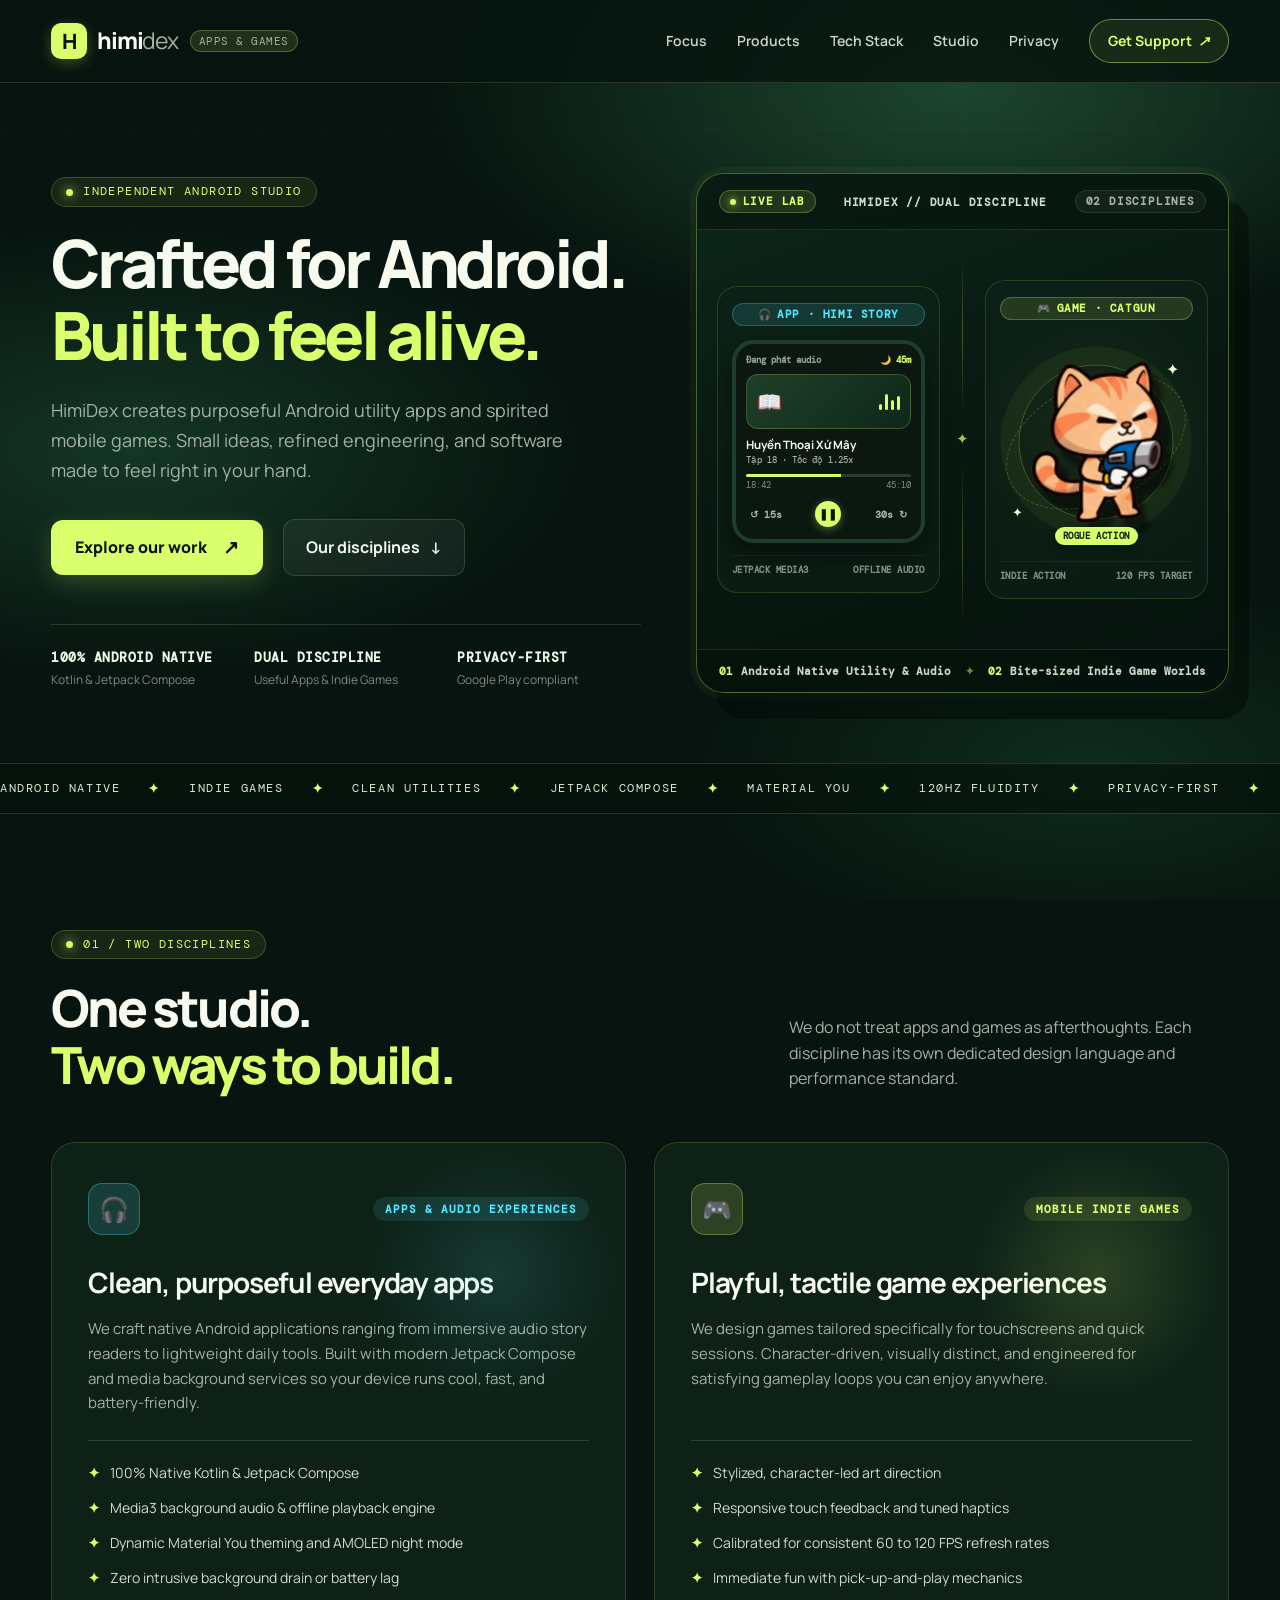
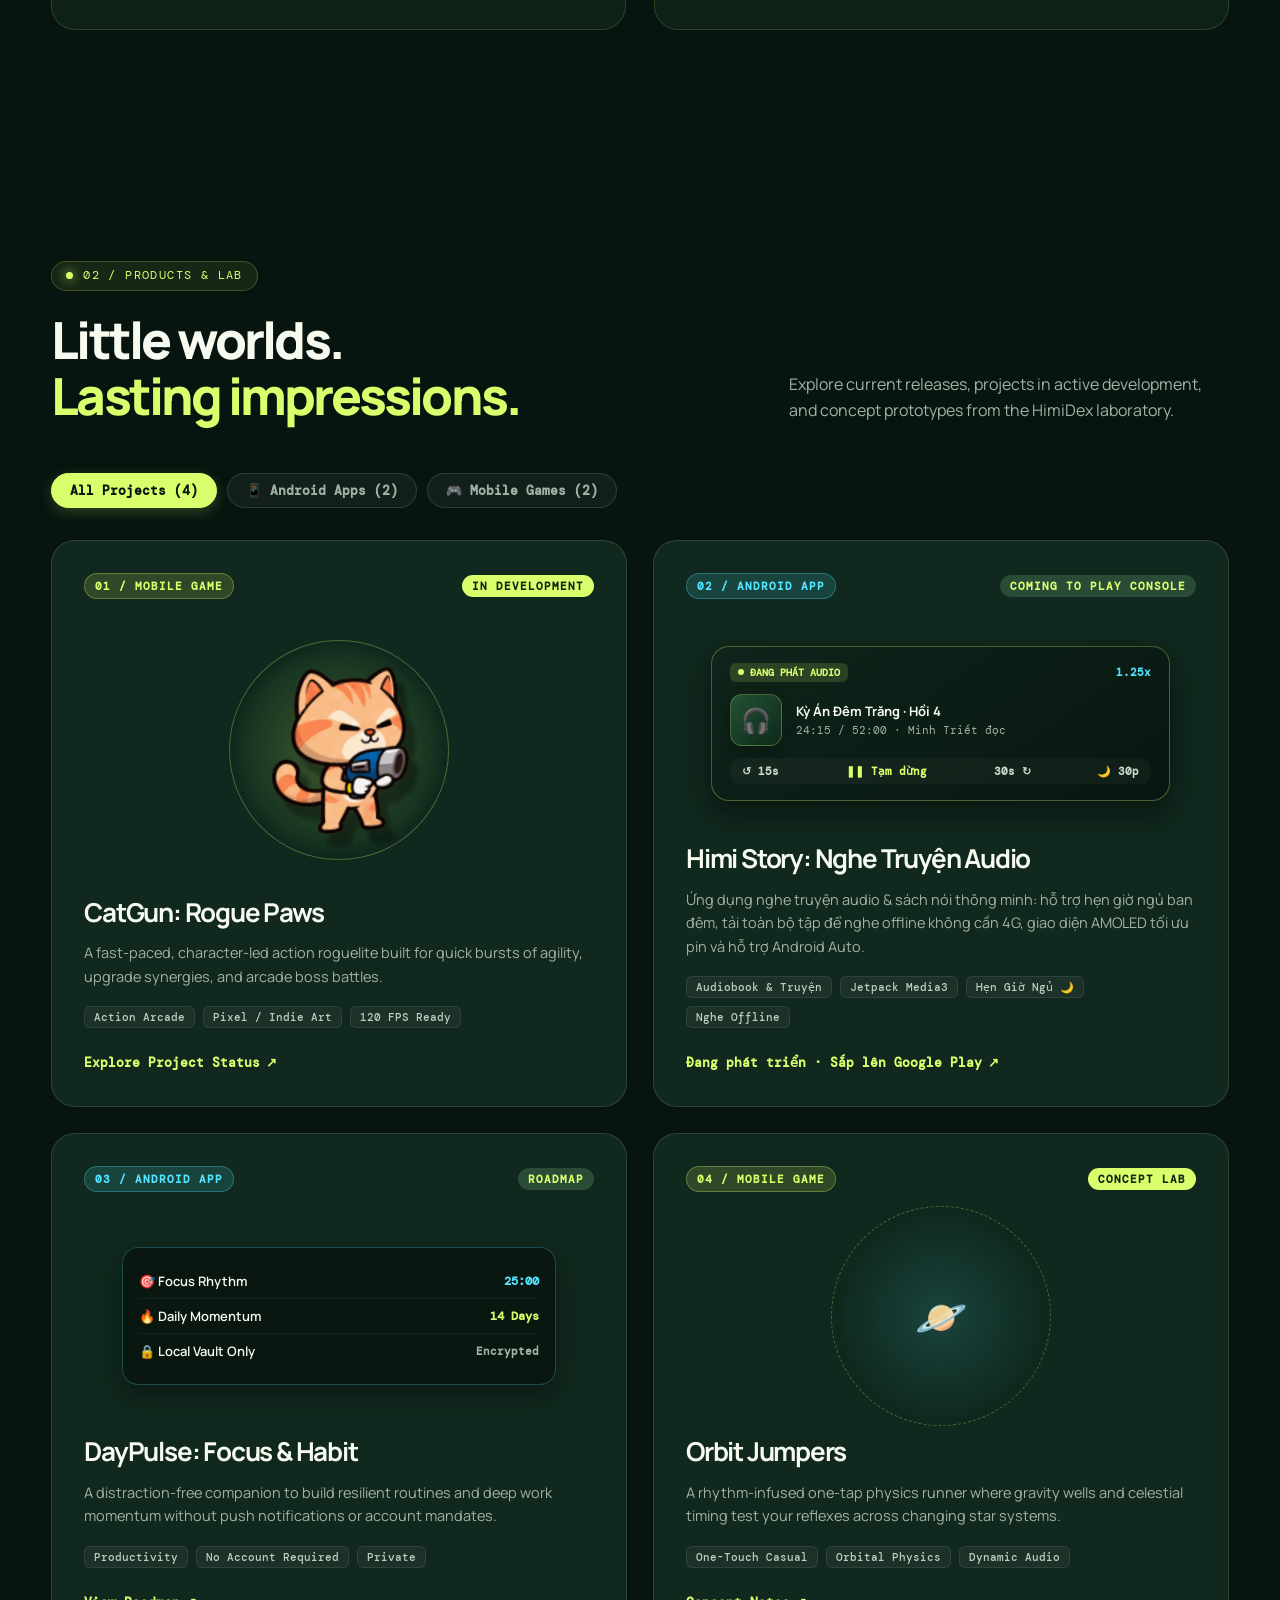
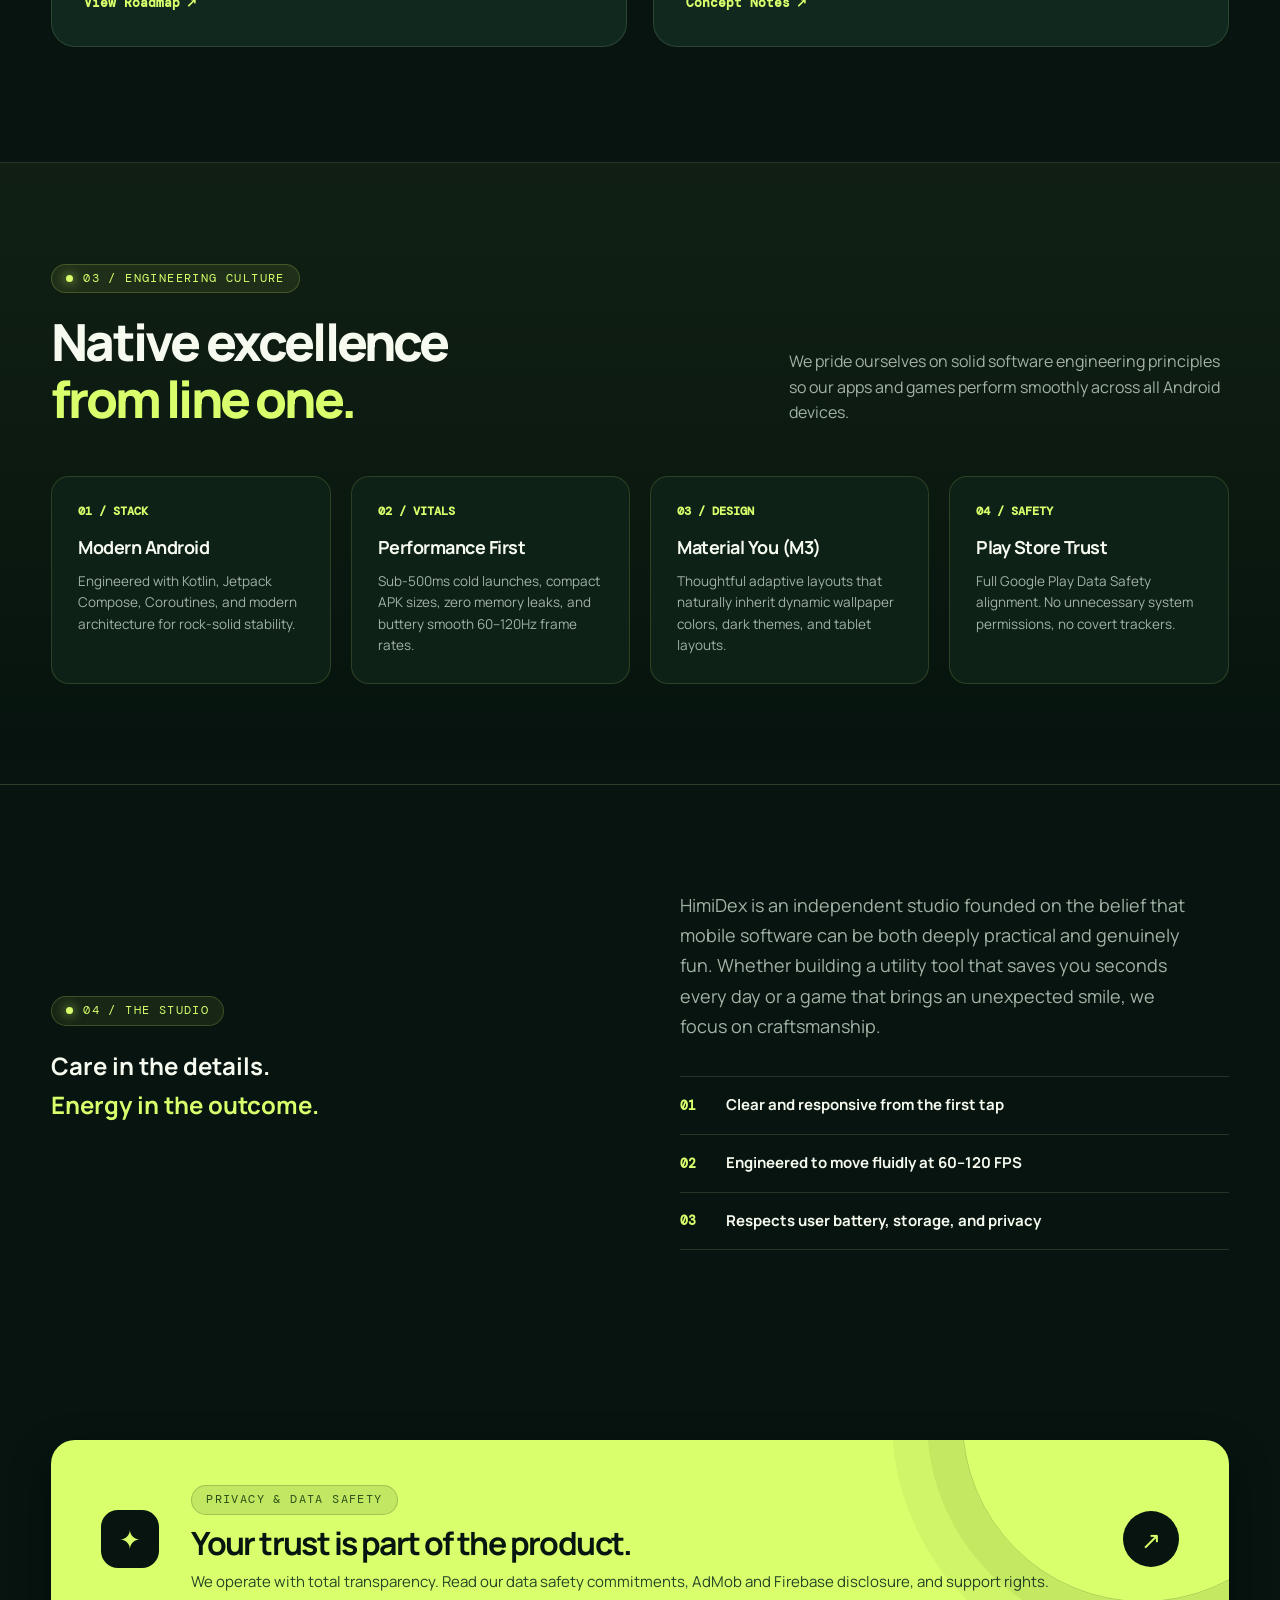
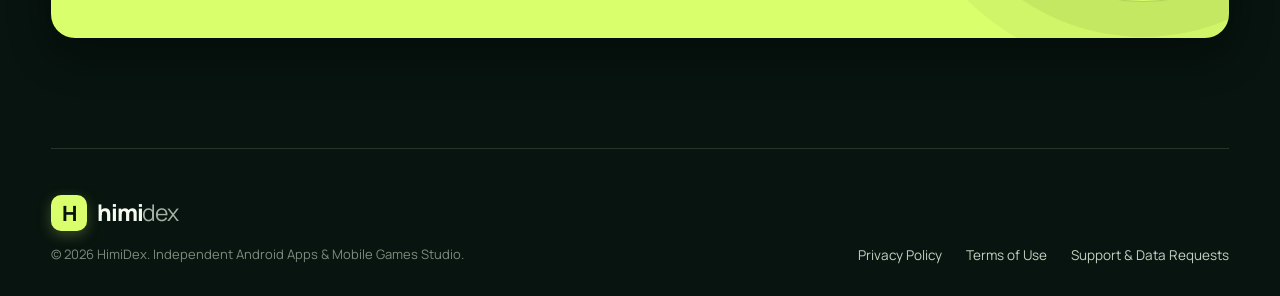
<file: index.html>
<!doctype html>
<html lang="en">
<head>
  <meta charset="utf-8">
  <meta name="viewport" content="width=device-width, initial-scale=1">
  <meta name="theme-color" content="#07140f">
  <title>HimiDex — Android Apps & Mobile Games Studio</title>
  <meta name="description" content="HimiDex is an independent mobile studio crafting lightweight Android utility apps and playful indie mobile games. Built for performance, personality, and privacy.">
  <link rel="stylesheet" href="style.css">
  <link rel="icon" href="data:image/svg+xml,%3Csvg xmlns='http://www.w3.org/2000/svg' viewBox='0 0 40 40'%3E%3Crect width='40' height='40' rx='10' fill='%23d9ff6c'/%3E%3Ctext x='8' y='29' font-size='28' font-family='sans-serif' font-weight='800' fill='%2307140f'%3EH%3C/text%3E%3C/svg%3E">
</head>
<body>
  <a class="skip" href="#main">Skip to content</a>

  <!-- Header -->
  <header class="site-header">
    <nav class="wrap">
      <a class="brand" href="./" aria-label="HimiDex Home">
        <b>H</b>himi<span>dex</span>
        <span class="brand-badge">APPS &amp; GAMES</span>
      </a>
      <div class="links">
        <a href="#focus">Focus</a>
        <a href="#products">Products</a>
        <a href="#engineering">Tech Stack</a>
        <a href="#about">Studio</a>
        <a href="privacy-policy/">Privacy</a>
        <a class="contact-btn" href="support/">Get Support <i>↗</i></a>
      </div>
    </nav>
  </header>

  <main id="main">
    <!-- Hero Section -->
    <section class="hero wrap">
      <div class="hero-copy">
        <div class="eyebrow"><span></span> Independent Android Studio</div>
        <h1>Crafted for Android.<br><em>Built to feel alive.</em></h1>
        <p>HimiDex creates purposeful Android utility apps and spirited mobile games. Small ideas, refined engineering, and software made to feel right in your hand.</p>
        
        <div class="hero-actions">
          <a class="button" href="#products">Explore our work <span>↗</span></a>
          <a class="button-secondary" href="#focus">Our disciplines <span>↓</span></a>
        </div>

        <div class="hero-meta">
          <div>
            <strong>100% Android Native</strong>
            <span>Kotlin &amp; Jetpack Compose</span>
          </div>
          <div>
            <strong>Dual Discipline</strong>
            <span>Useful Apps &amp; Indie Games</span>
          </div>
          <div>
            <strong>Privacy-First</strong>
            <span>Google Play compliant</span>
          </div>
        </div>
      </div>

      <!-- Unified Dual Discipline Hero Stage -->
      <div class="hero-stage" aria-label="HimiDex Dual Studio Showcase: Apps and Games">
        <!-- Stage Top Bar -->
        <div class="stage-header-bar">
          <div class="stage-pill-live">
            <span class="live-dot"></span> LIVE LAB
          </div>
          <div class="stage-center-label">HIMIDEX // DUAL DISCIPLINE</div>
          <div class="stage-stat-pill">02 DISCIPLINES</div>
        </div>

        <!-- Stage Dual Showcase Body -->
        <div class="stage-dual-container">
          <!-- Left Wing: Android App (Himi Story) -->
          <div class="stage-card stage-card-app">
            <div class="stage-card-badge">
              <span>🎧</span>
              <span>APP · HIMI STORY</span>
            </div>

            <div class="mockup-mini-phone">
              <div class="screen-top">
                <span class="screen-time">Đang phát audio</span>
                <span class="screen-sleep">🌙 45m</span>
              </div>

              <div class="screen-player-art">
                <div class="art-thumb">📖</div>
                <div class="art-wave" title="Audio playing">
                  <span class="wave-stick"></span>
                  <span class="wave-stick"></span>
                  <span class="wave-stick"></span>
                  <span class="wave-stick"></span>
                </div>
              </div>

              <div class="track-title">Huyền Thoại Xứ Mây</div>
              <div class="track-sub">Tập 18 · Tốc độ 1.25x</div>

              <div class="screen-scrubber">
                <div class="scrub-bar"><div class="scrub-progress"></div></div>
                <div class="scrub-times"><span>18:42</span><span>45:10</span></div>
              </div>

              <div class="screen-controls">
                <span class="ctrl-btn-sub">↺ 15s</span>
                <span class="ctrl-btn-play">❚❚</span>
                <span class="ctrl-btn-sub">30s ↻</span>
              </div>
            </div>

            <div class="stage-card-footer">
              <span>JETPACK MEDIA3</span>
              <span>OFFLINE AUDIO</span>
            </div>
          </div>

          <!-- Center Bridge Connector -->
          <div class="stage-bridge">
            <span class="bridge-spark">✦</span>
          </div>

          <!-- Right Wing: Indie Game (CatGun) -->
          <div class="stage-card stage-card-game">
            <div class="stage-card-badge game-badge">
              <span>🎮</span>
              <span>GAME · CATGUN</span>
            </div>

            <div class="game-stage-arena">
              <div class="arena-orbit arena-orbit-one"></div>
              <div class="arena-orbit arena-orbit-two"></div>
              <div class="arena-sparkle s1">✦</div>
              <div class="arena-sparkle s2">✦</div>
              <img class="arena-character" src="cat-hero.png" alt="Cat warrior character from the CatGun project" width="160" height="187">
              <div class="arena-hud-chip">ROGUE ACTION</div>
            </div>

            <div class="stage-card-footer">
              <span>INDIE ACTION</span>
              <span>120 FPS TARGET</span>
            </div>
          </div>
        </div>

        <!-- Stage Bottom Dock Bar -->
        <div class="stage-bottom-bar">
          <div class="dock-item">
            <b>01</b> <span>Android Native Utility &amp; Audio</span>
          </div>
          <div class="dock-divider">✦</div>
          <div class="dock-item">
            <b>02</b> <span>Bite-sized Indie Game Worlds</span>
          </div>
        </div>
      </div>
    </section>

    <!-- Marquee Ticker -->
    <div class="ticker" aria-label="HimiDex values">
      <div>
        <span>ANDROID NATIVE</span><b>✦</b>
        <span>INDIE GAMES</span><b>✦</b>
        <span>CLEAN UTILITIES</span><b>✦</b>
        <span>JETPACK COMPOSE</span><b>✦</b>
        <span>MATERIAL YOU</span><b>✦</b>
        <span>120HZ FLUIDITY</span><b>✦</b>
        <span>PRIVACY-FIRST</span><b>✦</b>
        <span>NO BLOATWARE</span><b>✦</b>
        <span>ANDROID NATIVE</span><b>✦</b>
        <span>INDIE GAMES</span><b>✦</b>
        <span>CLEAN UTILITIES</span><b>✦</b>
      </div>
    </div>

    <!-- Dual Focus Pillars -->
    <section id="focus" class="section wrap">
      <div class="section-head">
        <div>
          <div class="eyebrow"><span></span> 01 / Two Disciplines</div>
          <h2>One studio.<br><em>Two ways to build.</em></h2>
        </div>
        <p>We do not treat apps and games as afterthoughts. Each discipline has its own dedicated design language and performance standard.</p>
      </div>

      <div class="pillars-grid">
        <!-- Pillar 1: Android Apps -->
        <article class="pillar-card pillar-apps">
          <div class="pillar-icon-row">
            <div class="pillar-icon">🎧</div>
            <span class="pillar-tag">Apps &amp; Audio Experiences</span>
          </div>
          <h3>Clean, purposeful everyday apps</h3>
          <p>We craft native Android applications ranging from immersive audio story readers to lightweight daily tools. Built with modern Jetpack Compose and media background services so your device runs cool, fast, and battery-friendly.</p>
          <ul class="pillar-features">
            <li><b>✦</b> 100% Native Kotlin &amp; Jetpack Compose</li>
            <li><b>✦</b> Media3 background audio &amp; offline playback engine</li>
            <li><b>✦</b> Dynamic Material You theming and AMOLED night mode</li>
            <li><b>✦</b> Zero intrusive background drain or battery lag</li>
          </ul>
        </article>

        <!-- Pillar 2: Mobile Games -->
        <article class="pillar-card pillar-games">
          <div class="pillar-icon-row">
            <div class="pillar-icon">🎮</div>
            <span class="pillar-tag">Mobile Indie Games</span>
          </div>
          <h3>Playful, tactile game experiences</h3>
          <p>We design games tailored specifically for touchscreens and quick sessions. Character-driven, visually distinct, and engineered for satisfying gameplay loops you can enjoy anywhere.</p>
          <ul class="pillar-features">
            <li><b>✦</b> Stylized, character-led art direction</li>
            <li><b>✦</b> Responsive touch feedback and tuned haptics</li>
            <li><b>✦</b> Calibrated for consistent 60 to 120 FPS refresh rates</li>
            <li><b>✦</b> Immediate fun with pick-up-and-play mechanics</li>
          </ul>
        </article>
      </div>
    </section>

    <!-- Products & Portfolio Section -->
    <section id="products" class="section wrap">
      <div class="section-head">
        <div>
          <div class="eyebrow"><span></span> 02 / Products &amp; Lab</div>
          <h2>Little worlds.<br><em>Lasting impressions.</em></h2>
        </div>
        <p>Explore current releases, projects in active development, and concept prototypes from the HimiDex laboratory.</p>
      </div>

      <!-- Filter Tabs -->
      <div class="filter-tabs" role="tablist" aria-label="Product categories">
        <button class="filter-btn active" data-filter="all" onclick="filterProducts('all', this)">All Projects (4)</button>
        <button class="filter-btn" data-filter="app" onclick="filterProducts('app', this)">📱 Android Apps (2)</button>
        <button class="filter-btn" data-filter="game" onclick="filterProducts('game', this)">🎮 Mobile Games (2)</button>
      </div>

      <!-- Product Cards Grid -->
      <div class="product-grid" id="productGrid">
        <!-- Product 1: CatGun (Game) -->
        <article class="product-card" data-category="game">
          <div class="card-top">
            <span class="badge-tag badge-game">01 / Mobile Game</span>
            <i class="card-status">In Development</i>
          </div>
          <div class="card-visual-area">
            <div class="game-card-bg">
              <img src="cat-hero.png" alt="CatGun game hero character" width="140" height="164">
            </div>
          </div>
          <div class="card-bottom">
            <h3>CatGun: Rogue Paws</h3>
            <p>A fast-paced, character-led action roguelite built for quick bursts of agility, upgrade synergies, and arcade boss battles.</p>
            <div class="card-meta-tags">
              <span class="meta-pill">Action Arcade</span>
              <span class="meta-pill">Pixel / Indie Art</span>
              <span class="meta-pill">120 FPS Ready</span>
            </div>
            <a class="card-action-link" href="support/" aria-label="Get project support or beta info for CatGun">Explore Project Status <span>↗</span></a>
          </div>
        </article>

        <!-- Product 2: Himi Story (Audio Story App) -->
        <article class="product-card" data-category="app">
          <div class="card-top">
            <span class="badge-tag badge-app">02 / Android App</span>
            <i class="card-status alt">Coming to Play Console</i>
          </div>
          <div class="card-visual-area">
            <div class="app-audio-preview">
              <div class="audio-preview-top">
                <div class="audio-badge-live">
                  <span class="audio-pulse-dot"></span>
                  <span>ĐANG PHÁT AUDIO</span>
                </div>
                <span style="font: 700 11px var(--font-mono); color: var(--app-cyan);">1.25x</span>
              </div>
              <div class="audio-preview-body">
                <div class="audio-cover-art">🎧</div>
                <div class="audio-meta-text">
                  <div class="audio-meta-title">Kỳ Án Đêm Trăng · Hồi 4</div>
                  <div class="audio-meta-sub">24:15 / 52:00 · Minh Triết đọc</div>
                </div>
              </div>
              <div class="audio-ctrl-strip">
                <span>↺ 15s</span>
                <span><b>❚❚ Tạm dừng</b></span>
                <span>30s ↻</span>
                <span>🌙 30p</span>
              </div>
            </div>
          </div>
          <div class="card-bottom">
            <h3>Himi Story: Nghe Truyện Audio</h3>
            <p>Ứng dụng nghe truyện audio &amp; sách nói thông minh: hỗ trợ hẹn giờ ngủ ban đêm, tải toàn bộ tập để nghe offline không cần 4G, giao diện AMOLED tối ưu pin và hỗ trợ Android Auto.</p>
            <div class="card-meta-tags">
              <span class="meta-pill">Audiobook &amp; Truyện</span>
              <span class="meta-pill">Jetpack Media3</span>
              <span class="meta-pill">Hẹn Giờ Ngủ 🌙</span>
              <span class="meta-pill">Nghe Offline</span>
            </div>
            <a class="card-action-link" href="support/" aria-label="Learn about Himi Story Audio App">Đang phát triển · Sắp lên Google Play <span>↗</span></a>
          </div>
        </article>

        <!-- Product 3: DayPulse (App) -->
        <article class="product-card" data-category="app">
          <div class="card-top">
            <span class="badge-tag badge-app">03 / Android App</span>
            <i class="card-status alt">Roadmap</i>
          </div>
          <div class="card-visual-area">
            <div class="app-ui-preview">
              <div class="app-ui-row">
                <span class="app-ui-title">🎯 Focus Rhythm</span>
                <span style="font: 700 12px var(--font-mono); color: var(--app-cyan);">25:00</span>
              </div>
              <div class="app-ui-row">
                <span class="app-ui-title">🔥 Daily Momentum</span>
                <span style="font: 700 12px var(--font-mono); color: var(--acid);">14 Days</span>
              </div>
              <div class="app-ui-row">
                <span class="app-ui-title">🔒 Local Vault Only</span>
                <span style="font: 600 11px var(--font-mono); color: var(--muted);">Encrypted</span>
              </div>
            </div>
          </div>
          <div class="card-bottom">
            <h3>DayPulse: Focus &amp; Habit</h3>
            <p>A distraction-free companion to build resilient routines and deep work momentum without push notifications or account mandates.</p>
            <div class="card-meta-tags">
              <span class="meta-pill">Productivity</span>
              <span class="meta-pill">No Account Required</span>
              <span class="meta-pill">Private</span>
            </div>
            <a class="card-action-link" href="support/" aria-label="View DayPulse roadmap">View Roadmap <span>↗</span></a>
          </div>
        </article>

        <!-- Product 4: Orbit Jumpers (Game) -->
        <article class="product-card" data-category="game">
          <div class="card-top">
            <span class="badge-tag badge-game">04 / Mobile Game</span>
            <i class="card-status">Concept Lab</i>
          </div>
          <div class="card-visual-area">
            <div class="game-card-bg" style="border-style: dashed; background: radial-gradient(circle, rgba(82, 229, 255, 0.15), transparent 70%);">
              <div style="font-size: 42px;">🪐</div>
            </div>
          </div>
          <div class="card-bottom">
            <h3>Orbit Jumpers</h3>
            <p>A rhythm-infused one-tap physics runner where gravity wells and celestial timing test your reflexes across changing star systems.</p>
            <div class="card-meta-tags">
              <span class="meta-pill">One-Touch Casual</span>
              <span class="meta-pill">Orbital Physics</span>
              <span class="meta-pill">Dynamic Audio</span>
            </div>
            <a class="card-action-link" href="support/" aria-label="Check concept notes for Orbit Jumpers">Concept Notes <span>↗</span></a>
          </div>
        </article>
      </div>
    </section>

    <!-- Engineering & Standards Section -->
    <section id="engineering" class="tech-section">
      <div class="wrap">
        <div class="section-head">
          <div>
            <div class="eyebrow"><span></span> 03 / Engineering Culture</div>
            <h2>Native excellence<br><em>from line one.</em></h2>
          </div>
          <p>We pride ourselves on solid software engineering principles so our apps and games perform smoothly across all Android devices.</p>
        </div>

        <div class="tech-grid">
          <div class="tech-card">
            <div class="tech-card-num">01 / STACK</div>
            <h4>Modern Android</h4>
            <p>Engineered with Kotlin, Jetpack Compose, Coroutines, and modern architecture for rock-solid stability.</p>
          </div>

          <div class="tech-card">
            <div class="tech-card-num">02 / VITALS</div>
            <h4>Performance First</h4>
            <p>Sub-500ms cold launches, compact APK sizes, zero memory leaks, and buttery smooth 60–120Hz frame rates.</p>
          </div>

          <div class="tech-card">
            <div class="tech-card-num">03 / DESIGN</div>
            <h4>Material You (M3)</h4>
            <p>Thoughtful adaptive layouts that naturally inherit dynamic wallpaper colors, dark themes, and tablet layouts.</p>
          </div>

          <div class="tech-card">
            <div class="tech-card-num">04 / SAFETY</div>
            <h4>Play Store Trust</h4>
            <p>Full Google Play Data Safety alignment. No unnecessary system permissions, no covert trackers.</p>
          </div>
        </div>
      </div>
    </section>

    <!-- About Studio Section -->
    <section id="about" class="studio-section">
      <div class="wrap studio-grid">
        <div>
          <div class="eyebrow"><span></span> 04 / The Studio</div>
          <h2>Care in the details.<br><em>Energy in the outcome.</em></h2>
        </div>
        <div class="studio-copy">
          <p>HimiDex is an independent studio founded on the belief that mobile software can be both deeply practical and genuinely fun. Whether building a utility tool that saves you seconds every day or a game that brings an unexpected smile, we focus on craftsmanship.</p>
          <div class="principles">
            <div><b>01</b><span>Clear and responsive from the first tap</span></div>
            <div><b>02</b><span>Engineered to move fluidly at 60–120 FPS</span></div>
            <div><b>03</b><span>Respects user battery, storage, and privacy</span></div>
          </div>
        </div>
      </div>
    </section>

    <!-- Privacy & Google Play Trust Section -->
    <section class="privacy-section wrap">
      <div class="privacy-card">
        <div class="privacy-mark">✦</div>
        <div>
          <div class="eyebrow">Privacy &amp; Data Safety</div>
          <h2>Your trust is part of the product.</h2>
          <p>We operate with total transparency. Read our data safety commitments, AdMob and Firebase disclosure, and support rights.</p>
        </div>
        <a class="round-link" href="privacy-policy/" aria-label="Read our Privacy Policy">↗</a>
      </div>
    </section>
  </main>

  <!-- Footer -->
  <footer class="wrap footer">
    <div>
      <a class="brand" href="./">
        <b>H</b>himi<span>dex</span>
      </a>
      <p>© 2026 HimiDex. Independent Android Apps &amp; Mobile Games Studio.</p>
    </div>
    <div class="footer-links">
      <a href="privacy-policy/">Privacy Policy</a>
      <a href="terms/">Terms of Use</a>
      <a href="support/">Support &amp; Data Requests</a>
    </div>
  </footer>

  <!-- Light Vanilla JavaScript for Interactive Filter -->
  <script>
    function filterProducts(category, btn) {
      // Update active button state
      document.querySelectorAll('.filter-btn').forEach(b => b.classList.remove('active'));
      btn.classList.add('active');

      // Filter product cards
      const cards = document.querySelectorAll('.product-card');
      cards.forEach(card => {
        const cardCat = card.getAttribute('data-category');
        if (category === 'all' || cardCat === category) {
          card.classList.remove('hidden');
        } else {
          card.classList.add('hidden');
        }
      });
    }
  </script>
</body>
</html>
</file>
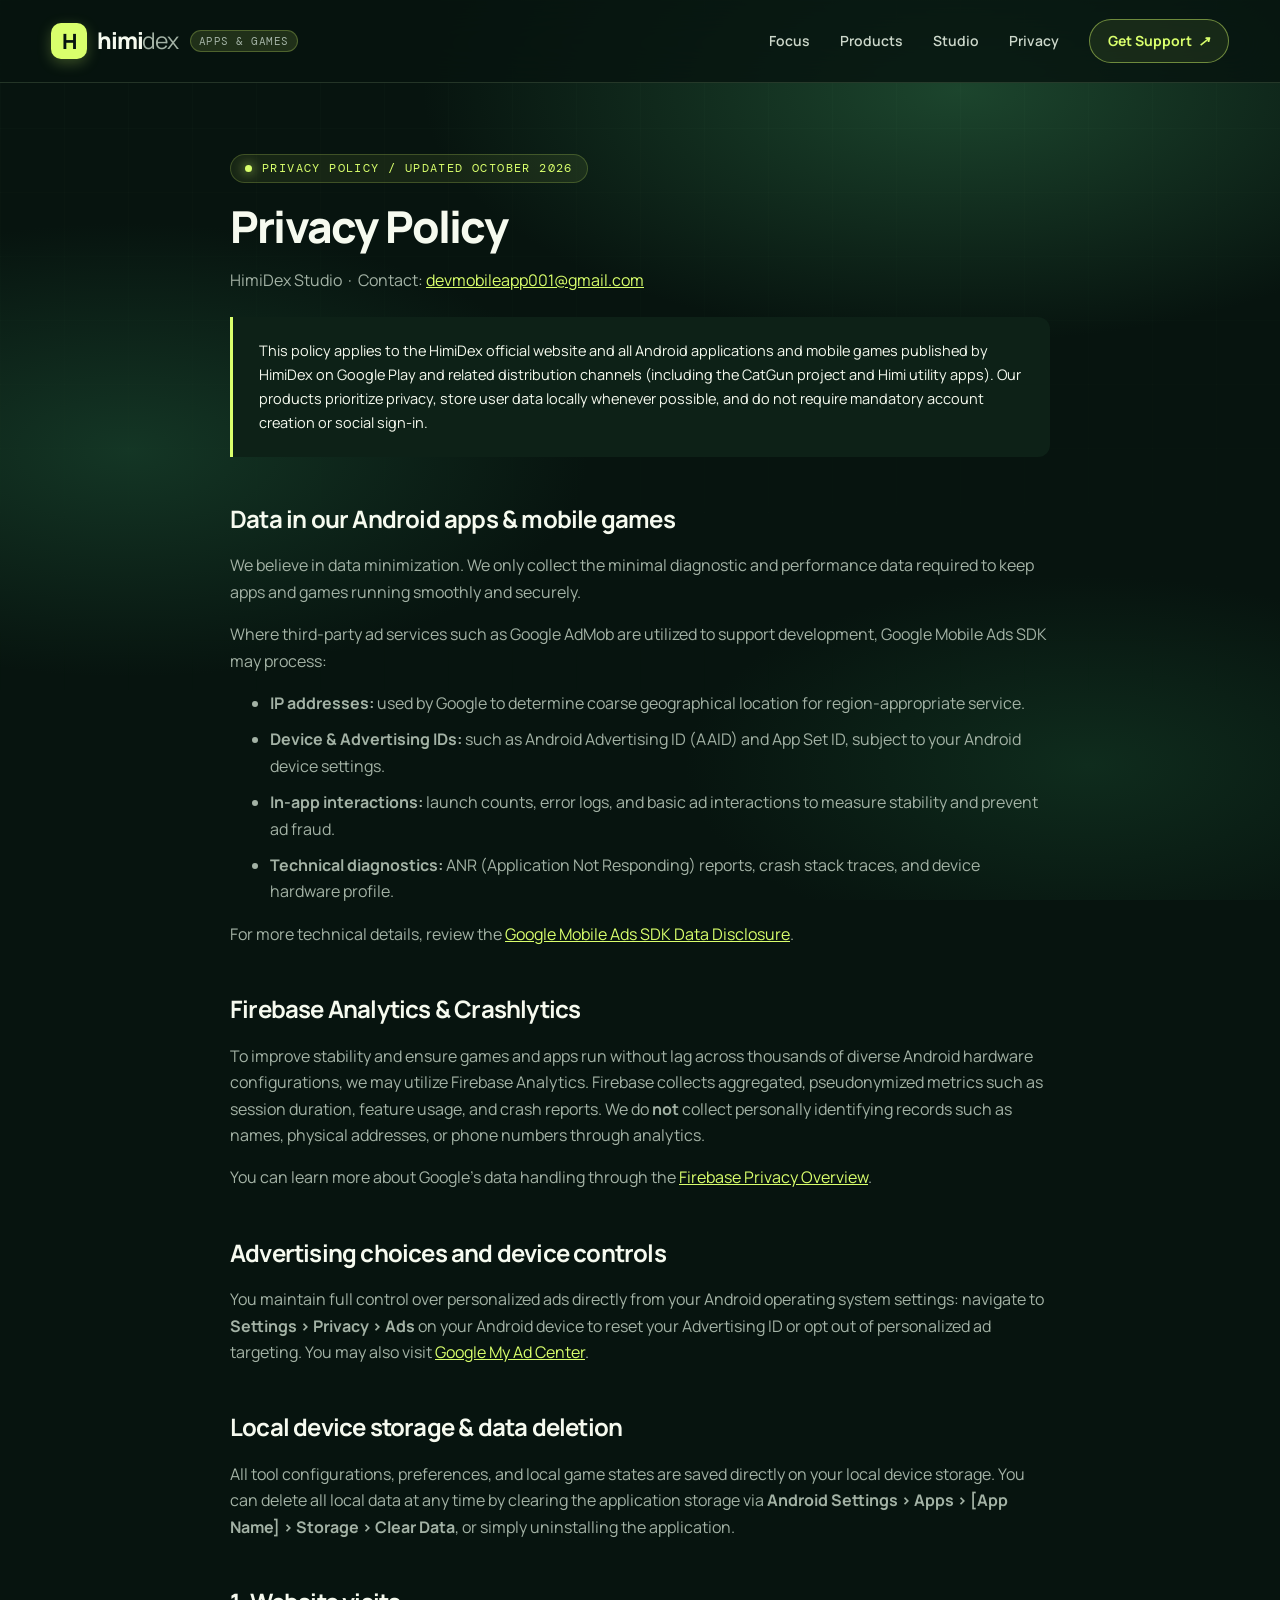
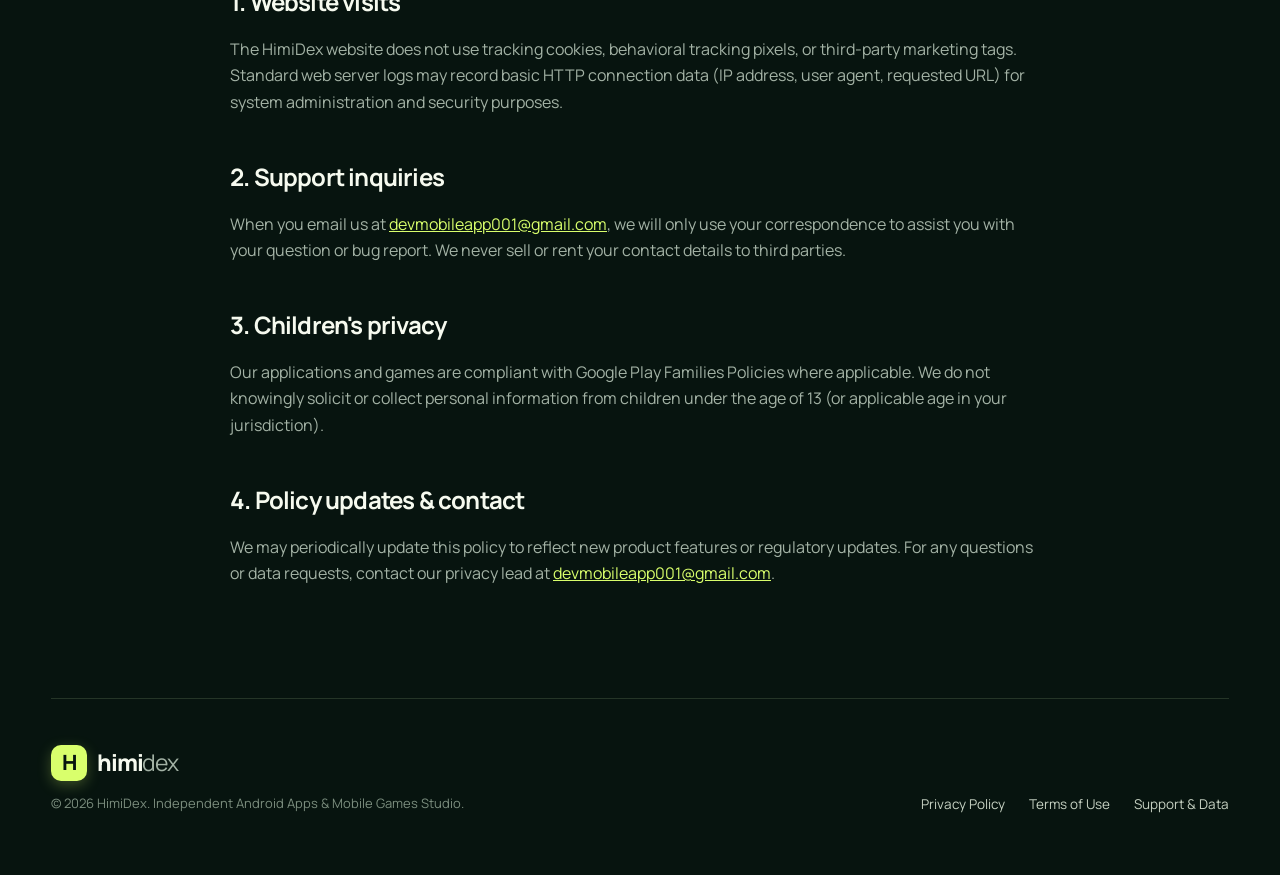
<file: privacy-policy/index.html>
<!doctype html>
<html lang="en">
<head>
  <meta charset="utf-8">
  <meta name="viewport" content="width=device-width,initial-scale=1">
  <title>Privacy Policy — HimiDex</title>
  <meta name="description" content="HimiDex Privacy Policy for Android apps and mobile games. Transparent data practices, AdMob, and Firebase Analytics disclosure.">
  <link rel="stylesheet" href="../style.css">
  <link rel="icon" href="data:image/svg+xml,%3Csvg xmlns='http://www.w3.org/2000/svg' viewBox='0 0 40 40'%3E%3Crect width='40' height='40' rx='10' fill='%23d9ff6c'/%3E%3Ctext x='8' y='29' font-size='28' font-family='sans-serif' font-weight='800' fill='%2307140f'%3EH%3C/text%3E%3C/svg%3E">
</head>
<body>
  <a class="skip" href="#main">Skip to content</a>

  <header class="site-header">
    <nav class="wrap">
      <a class="brand" href="../">
        <b>H</b>himi<span>dex</span>
        <span class="brand-badge">APPS &amp; GAMES</span>
      </a>
      <div class="links">
        <a href="../#focus">Focus</a>
        <a href="../#products">Products</a>
        <a href="../#about">Studio</a>
        <a href="../privacy-policy/">Privacy</a>
        <a class="contact-btn" href="../support/">Get Support <i>↗</i></a>
      </div>
    </nav>
  </header>

  <main id="main" class="wrap legal">
    <div class="eyebrow"><span></span> Privacy Policy / Updated October 2026</div>
    <h1>Privacy Policy</h1>
    <p>HimiDex Studio &nbsp;·&nbsp; Contact: <a href="mailto:devmobileapp001@gmail.com">devmobileapp001@gmail.com</a></p>

    <div class="notice">
      This policy applies to the HimiDex official website and all Android applications and mobile games published by HimiDex on Google Play and related distribution channels (including the CatGun project and Himi utility apps). Our products prioritize privacy, store user data locally whenever possible, and do not require mandatory account creation or social sign-in.
    </div>

    <h2>Data in our Android apps &amp; mobile games</h2>
    <p>We believe in data minimization. We only collect the minimal diagnostic and performance data required to keep apps and games running smoothly and securely.</p>
    <p>Where third-party ad services such as Google AdMob are utilized to support development, Google Mobile Ads SDK may process:</p>
    <ul>
      <li><strong>IP addresses:</strong> used by Google to determine coarse geographical location for region-appropriate service.</li>
      <li><strong>Device &amp; Advertising IDs:</strong> such as Android Advertising ID (AAID) and App Set ID, subject to your Android device settings.</li>
      <li><strong>In-app interactions:</strong> launch counts, error logs, and basic ad interactions to measure stability and prevent ad fraud.</li>
      <li><strong>Technical diagnostics:</strong> ANR (Application Not Responding) reports, crash stack traces, and device hardware profile.</li>
    </ul>
    <p>For more technical details, review the <a href="https://developers.google.com/admob/android/privacy/play-data-disclosure" target="_blank" rel="noopener">Google Mobile Ads SDK Data Disclosure</a>.</p>

    <h2>Firebase Analytics &amp; Crashlytics</h2>
    <p>To improve stability and ensure games and apps run without lag across thousands of diverse Android hardware configurations, we may utilize Firebase Analytics. Firebase collects aggregated, pseudonymized metrics such as session duration, feature usage, and crash reports. We do <strong>not</strong> collect personally identifying records such as names, physical addresses, or phone numbers through analytics.</p>
    <p>You can learn more about Google's data handling through the <a href="https://firebase.google.com/docs/analytics/android/get-started" target="_blank" rel="noopener">Firebase Privacy Overview</a>.</p>

    <h2>Advertising choices and device controls</h2>
    <p>You maintain full control over personalized ads directly from your Android operating system settings: navigate to <strong>Settings &gt; Privacy &gt; Ads</strong> on your Android device to reset your Advertising ID or opt out of personalized ad targeting. You may also visit <a href="https://myadcenter.google.com/" target="_blank" rel="noopener">Google My Ad Center</a>.</p>

    <h2>Local device storage &amp; data deletion</h2>
    <p>All tool configurations, preferences, and local game states are saved directly on your local device storage. You can delete all local data at any time by clearing the application storage via <strong>Android Settings &gt; Apps &gt; [App Name] &gt; Storage &gt; Clear Data</strong>, or simply uninstalling the application.</p>

    <h2>1. Website visits</h2>
    <p>The HimiDex website does not use tracking cookies, behavioral tracking pixels, or third-party marketing tags. Standard web server logs may record basic HTTP connection data (IP address, user agent, requested URL) for system administration and security purposes.</p>

    <h2>2. Support inquiries</h2>
    <p>When you email us at <a href="mailto:devmobileapp001@gmail.com">devmobileapp001@gmail.com</a>, we will only use your correspondence to assist you with your question or bug report. We never sell or rent your contact details to third parties.</p>

    <h2>3. Children's privacy</h2>
    <p>Our applications and games are compliant with Google Play Families Policies where applicable. We do not knowingly solicit or collect personal information from children under the age of 13 (or applicable age in your jurisdiction).</p>

    <h2>4. Policy updates &amp; contact</h2>
    <p>We may periodically update this policy to reflect new product features or regulatory updates. For any questions or data requests, contact our privacy lead at <a href="mailto:devmobileapp001@gmail.com">devmobileapp001@gmail.com</a>.</p>
  </main>

  <footer class="wrap footer">
    <div>
      <a class="brand" href="../">
        <b>H</b>himi<span>dex</span>
      </a>
      <p>© 2026 HimiDex. Independent Android Apps &amp; Mobile Games Studio.</p>
    </div>
    <div class="footer-links">
      <a href="../privacy-policy/">Privacy Policy</a>
      <a href="../terms/">Terms of Use</a>
      <a href="../support/">Support &amp; Data</a>
    </div>
  </footer>
</body>
</html>
</file>
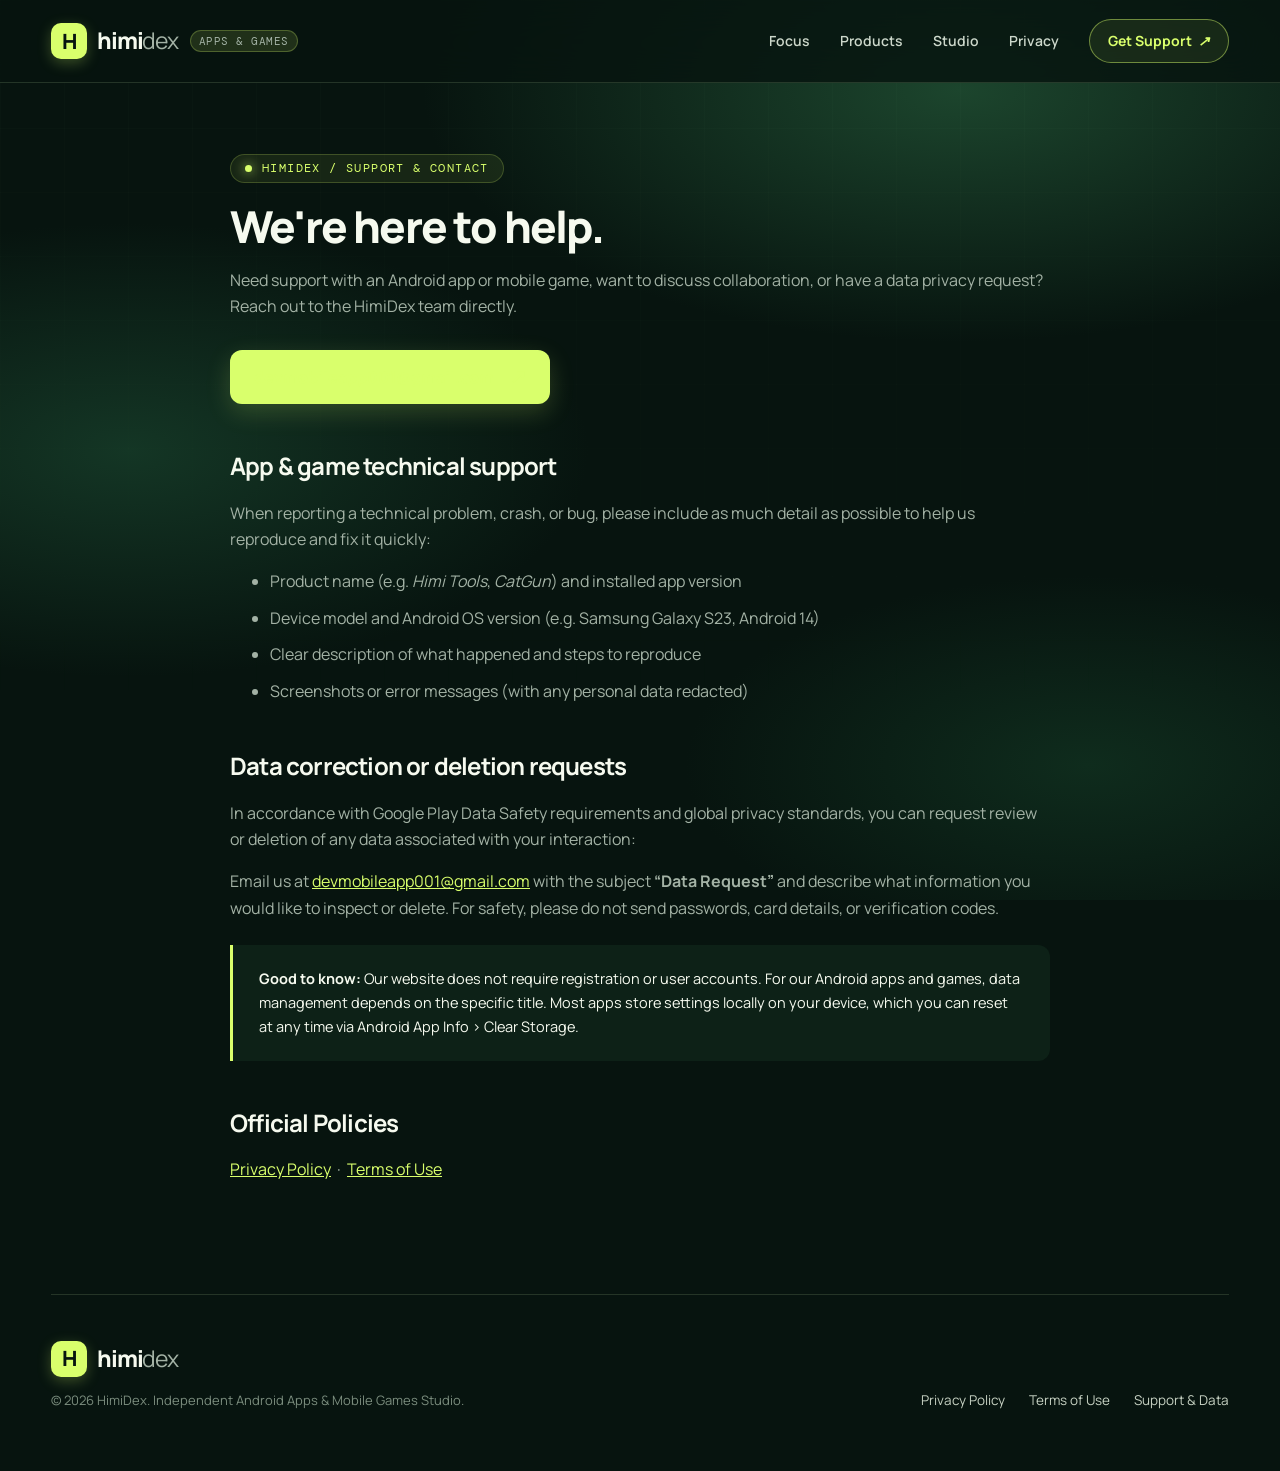
<file: support/index.html>
<!doctype html>
<html lang="en">
<head>
  <meta charset="utf-8">
  <meta name="viewport" content="width=device-width,initial-scale=1">
  <title>Support &amp; Data Requests — HimiDex</title>
  <meta name="description" content="HimiDex Support &amp; Data Requests. Contact devmobileapp001@gmail.com for Android apps and mobile games support.">
  <link rel="stylesheet" href="../style.css">
  <link rel="icon" href="data:image/svg+xml,%3Csvg xmlns='http://www.w3.org/2000/svg' viewBox='0 0 40 40'%3E%3Crect width='40' height='40' rx='10' fill='%23d9ff6c'/%3E%3Ctext x='8' y='29' font-size='28' font-family='sans-serif' font-weight='800' fill='%2307140f'%3EH%3C/text%3E%3C/svg%3E">
</head>
<body>
  <a class="skip" href="#main">Skip to content</a>

  <header class="site-header">
    <nav class="wrap">
      <a class="brand" href="../">
        <b>H</b>himi<span>dex</span>
        <span class="brand-badge">APPS &amp; GAMES</span>
      </a>
      <div class="links">
        <a href="../#focus">Focus</a>
        <a href="../#products">Products</a>
        <a href="../#about">Studio</a>
        <a href="../privacy-policy/">Privacy</a>
        <a class="contact-btn" href="../support/">Get Support <i>↗</i></a>
      </div>
    </nav>
  </header>

  <main id="main" class="wrap legal">
    <div class="eyebrow"><span></span> HimiDex / Support &amp; Contact</div>
    <h1>We're here to help.</h1>
    <p>Need support with an Android app or mobile game, want to discuss collaboration, or have a data privacy request? Reach out to the HimiDex team directly.</p>

    <div style="margin: 30px 0;">
      <a class="button" href="mailto:devmobileapp001@gmail.com">
        devmobileapp001@gmail.com <span>↗</span>
      </a>
    </div>

    <h2>App &amp; game technical support</h2>
    <p>When reporting a technical problem, crash, or bug, please include as much detail as possible to help us reproduce and fix it quickly:</p>
    <ul>
      <li>Product name (e.g. <em>Himi Tools</em>, <em>CatGun</em>) and installed app version</li>
      <li>Device model and Android OS version (e.g. Samsung Galaxy S23, Android 14)</li>
      <li>Clear description of what happened and steps to reproduce</li>
      <li>Screenshots or error messages (with any personal data redacted)</li>
    </ul>

    <h2>Data correction or deletion requests</h2>
    <p>In accordance with Google Play Data Safety requirements and global privacy standards, you can request review or deletion of any data associated with your interaction:</p>
    <p>Email us at <a href="mailto:devmobileapp001@gmail.com?subject=Data%20Request">devmobileapp001@gmail.com</a> with the subject <strong>“Data Request”</strong> and describe what information you would like to inspect or delete. For safety, please do not send passwords, card details, or verification codes.</p>
    
    <div class="notice">
      <strong>Good to know:</strong> Our website does not require registration or user accounts. For our Android apps and games, data management depends on the specific title. Most apps store settings locally on your device, which you can reset at any time via Android App Info &gt; Clear Storage.
    </div>

    <h2>Official Policies</h2>
    <p><a href="/privacy-policy/">Privacy Policy</a> &nbsp;·&nbsp; <a href="/terms/">Terms of Use</a></p>
  </main>

  <footer class="wrap footer">
    <div>
      <a class="brand" href="../">
        <b>H</b>himi<span>dex</span>
      </a>
      <p>© 2026 HimiDex. Independent Android Apps &amp; Mobile Games Studio.</p>
    </div>
    <div class="footer-links">
      <a href="../privacy-policy/">Privacy Policy</a>
      <a href="../terms/">Terms of Use</a>
      <a href="../support/">Support &amp; Data</a>
    </div>
  </footer>
</body>
</html>
</file>
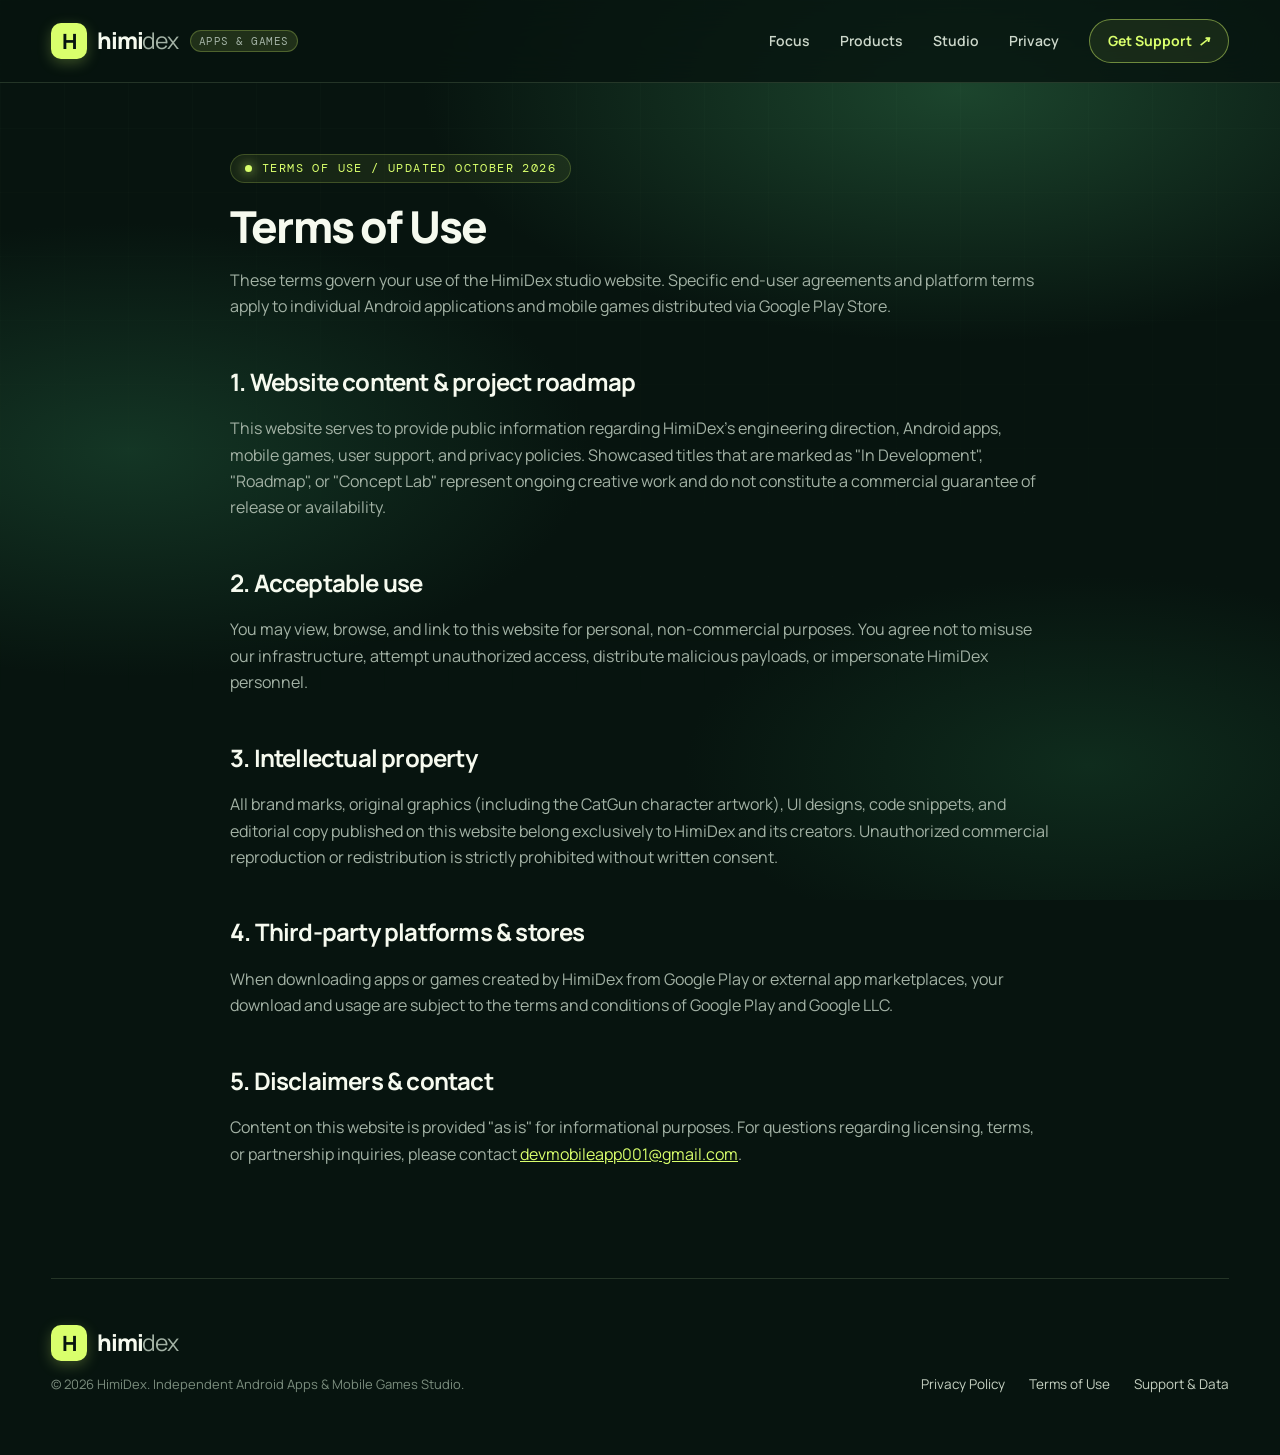
<file: terms/index.html>
<!doctype html>
<html lang="en">
<head>
  <meta charset="utf-8">
  <meta name="viewport" content="width=device-width,initial-scale=1">
  <title>Terms of Use — HimiDex</title>
  <meta name="description" content="HimiDex Terms of Use for website, Android apps, and mobile games.">
  <link rel="stylesheet" href="../style.css">
  <link rel="icon" href="data:image/svg+xml,%3Csvg xmlns='http://www.w3.org/2000/svg' viewBox='0 0 40 40'%3E%3Crect width='40' height='40' rx='10' fill='%23d9ff6c'/%3E%3Ctext x='8' y='29' font-size='28' font-family='sans-serif' font-weight='800' fill='%2307140f'%3EH%3C/text%3E%3C/svg%3E">
</head>
<body>
  <a class="skip" href="#main">Skip to content</a>

  <header class="site-header">
    <nav class="wrap">
      <a class="brand" href="../">
        <b>H</b>himi<span>dex</span>
        <span class="brand-badge">APPS &amp; GAMES</span>
      </a>
      <div class="links">
        <a href="../#focus">Focus</a>
        <a href="../#products">Products</a>
        <a href="../#about">Studio</a>
        <a href="../privacy-policy/">Privacy</a>
        <a class="contact-btn" href="../support/">Get Support <i>↗</i></a>
      </div>
    </nav>
  </header>

  <main id="main" class="wrap legal">
    <div class="eyebrow"><span></span> Terms of Use / Updated October 2026</div>
    <h1>Terms of Use</h1>
    <p>These terms govern your use of the HimiDex studio website. Specific end-user agreements and platform terms apply to individual Android applications and mobile games distributed via Google Play Store.</p>

    <h2>1. Website content &amp; project roadmap</h2>
    <p>This website serves to provide public information regarding HimiDex's engineering direction, Android apps, mobile games, user support, and privacy policies. Showcased titles that are marked as "In Development", "Roadmap", or "Concept Lab" represent ongoing creative work and do not constitute a commercial guarantee of release or availability.</p>

    <h2>2. Acceptable use</h2>
    <p>You may view, browse, and link to this website for personal, non-commercial purposes. You agree not to misuse our infrastructure, attempt unauthorized access, distribute malicious payloads, or impersonate HimiDex personnel.</p>

    <h2>3. Intellectual property</h2>
    <p>All brand marks, original graphics (including the CatGun character artwork), UI designs, code snippets, and editorial copy published on this website belong exclusively to HimiDex and its creators. Unauthorized commercial reproduction or redistribution is strictly prohibited without written consent.</p>

    <h2>4. Third-party platforms &amp; stores</h2>
    <p>When downloading apps or games created by HimiDex from Google Play or external app marketplaces, your download and usage are subject to the terms and conditions of Google Play and Google LLC.</p>

    <h2>5. Disclaimers &amp; contact</h2>
    <p>Content on this website is provided "as is" for informational purposes. For questions regarding licensing, terms, or partnership inquiries, please contact <a href="mailto:devmobileapp001@gmail.com">devmobileapp001@gmail.com</a>.</p>
  </main>

  <footer class="wrap footer">
    <div>
      <a class="brand" href="../">
        <b>H</b>himi<span>dex</span>
      </a>
      <p>© 2026 HimiDex. Independent Android Apps &amp; Mobile Games Studio.</p>
    </div>
    <div class="footer-links">
      <a href="../privacy-policy/">Privacy Policy</a>
      <a href="../terms/">Terms of Use</a>
      <a href="../support/">Support &amp; Data</a>
    </div>
  </footer>
</body>
</html>
</file>
<file: style.css>
@import url('https://fonts.googleapis.com/css2?family=DM+Mono:ital,wght@0,400;0,500;1,400&family=Manrope:wght@400;500;600;700;800&display=swap');

:root {
  color-scheme: dark;
  --ink: #07140f;
  --panel: #0d2117;
  --panel-card: #10281d;
  --panel-border: rgba(217, 255, 108, 0.15);
  --muted: #a3b2a5;
  --text-sub: #7b8d7e;
  --acid: #d9ff6c;
  --acid-soft: rgba(217, 255, 108, 0.12);
  --acid-hover: #e8ff8f;
  --app-cyan: #52e5ff;
  --app-cyan-soft: rgba(82, 229, 255, 0.12);
  --line: rgba(220, 255, 192, 0.14);
  --white: #f6faef;
  --font-main: 'Manrope', -apple-system, BlinkMacSystemFont, 'Segoe UI', Roboto, sans-serif;
  --font-mono: 'DM Mono', monospace;
}

* {
  box-sizing: border-box;
}

html {
  scroll-behavior: smooth;
  scroll-padding-top: 100px;
}

body {
  margin: 0;
  background: var(--ink);
  color: var(--white);
  font: 16px/1.65 var(--font-main);
  overflow-x: hidden;
  position: relative;
}

body::before {
  content: "";
  position: fixed;
  inset: 0;
  z-index: -2;
  background:
    radial-gradient(ellipse 60% 40% at 75% 10%, #1c452d 0%, transparent 70%),
    radial-gradient(ellipse 50% 35% at 10% 50%, #143625 0%, transparent 72%),
    radial-gradient(ellipse 45% 30% at 85% 85%, #0f2c1d 0%, transparent 70%),
    var(--ink);
}

body::after {
  content: "";
  position: fixed;
  inset: 0;
  z-index: -1;
  opacity: 0.15;
  pointer-events: none;
  background-image:
    linear-gradient(rgba(220, 255, 192, 0.12) 1px, transparent 1px),
    linear-gradient(90deg, rgba(220, 255, 192, 0.12) 1px, transparent 1px);
  background-size: 64px 64px;
  mask-image: linear-gradient(180deg, #000 0%, rgba(0, 0, 0, 0.4) 60%, transparent 95%);
}

a {
  color: inherit;
  text-decoration: none;
}

.wrap {
  width: min(1200px, 92%);
  margin-inline: auto;
}

.skip {
  position: absolute;
  top: -70px;
  left: 16px;
  background: var(--acid);
  color: var(--ink);
  padding: 10px 18px;
  font-weight: 700;
  border-radius: 8px;
  z-index: 100;
  transition: top 0.2s;
}

.skip:focus {
  top: 16px;
}

/* Header & Navigation */
.site-header {
  border-bottom: 1px solid var(--line);
  backdrop-filter: blur(20px);
  -webkit-backdrop-filter: blur(20px);
  position: sticky;
  top: 0;
  z-index: 50;
  background: rgba(7, 20, 15, 0.82);
  transition: background 0.3s;
}

nav {
  height: 82px;
  display: flex;
  align-items: center;
  justify-content: space-between;
  gap: 24px;
}

.brand {
  font-weight: 800;
  letter-spacing: -1.2px;
  font-size: 23px;
  display: flex;
  align-items: center;
}

.brand b {
  display: grid;
  place-items: center;
  width: 36px;
  height: 36px;
  margin-right: 10px;
  border-radius: 10px;
  background: var(--acid);
  color: var(--ink);
  font: 800 21px/1 var(--font-main);
  box-shadow: 0 4px 14px rgba(217, 255, 108, 0.25);
}

.brand span {
  font-weight: 400;
  color: var(--muted);
}

.brand-badge {
  font: 500 11px var(--font-mono);
  background: rgba(217, 255, 108, 0.12);
  color: var(--acid);
  border: 1px solid rgba(217, 255, 108, 0.25);
  padding: 3px 8px;
  border-radius: 999px;
  margin-left: 12px;
  letter-spacing: 0.5px;
}

.links {
  display: flex;
  align-items: center;
  gap: 30px;
  font-size: 14px;
  font-weight: 600;
  color: #cdd8cb;
}

.links > a {
  transition: color 0.2s;
}

.links > a:hover {
  color: var(--acid);
}

.contact-btn {
  border: 1px solid rgba(217, 255, 108, 0.45);
  background: rgba(217, 255, 108, 0.08);
  border-radius: 999px;
  padding: 9px 18px;
  color: var(--acid) !important;
  font-weight: 700;
  transition: all 0.2s;
  display: inline-flex;
  align-items: center;
  gap: 6px;
}

.contact-btn:hover {
  background: var(--acid);
  color: var(--ink) !important;
  transform: translateY(-1px);
}

/* Hero Section */
.hero {
  min-height: 680px;
  padding: 85px 0 65px;
  display: grid;
  grid-template-columns: 1.05fr 0.95fr;
  align-items: center;
  gap: 55px;
}

.eyebrow {
  font: 12px/1.3 var(--font-mono);
  letter-spacing: 1.4px;
  text-transform: uppercase;
  color: var(--acid);
  display: inline-flex;
  align-items: center;
  gap: 10px;
  margin: 0 0 20px;
  background: rgba(217, 255, 108, 0.08);
  padding: 6px 14px;
  border-radius: 999px;
  border: 1px solid rgba(217, 255, 108, 0.2);
}

.eyebrow span {
  width: 7px;
  height: 7px;
  border-radius: 50%;
  background: var(--acid);
  box-shadow: 0 0 12px var(--acid);
  animation: pulse-dot 2s infinite ease-in-out;
}

@keyframes pulse-dot {
  0%, 100% { opacity: 1; transform: scale(1); }
  50% { opacity: 0.4; transform: scale(0.85); }
}

h1, h2, h3, h4, p {
  margin-top: 0;
}

h1 {
  font-size: clamp(42px, 5.2vw, 70px);
  line-height: 1.08;
  letter-spacing: -3.8px;
  margin-bottom: 24px;
  font-weight: 800;
}

h1 em, h2 em {
  font-style: normal;
  color: var(--acid);
}

p {
  color: var(--muted);
}

.hero-copy > p {
  max-width: 530px;
  font-size: 18px;
  line-height: 1.68;
}

.hero-actions {
  display: flex;
  align-items: center;
  gap: 20px;
  margin-top: 34px;
  flex-wrap: wrap;
}

.button {
  background: var(--acid);
  color: var(--ink);
  display: inline-flex;
  align-items: center;
  gap: 16px;
  font-weight: 800;
  padding: 14px 24px;
  border-radius: 12px;
  transition: transform 0.2s, box-shadow 0.2s, background 0.2s;
  box-shadow: 0 8px 24px rgba(217, 255, 108, 0.18);
}

.button span {
  font-size: 19px;
  line-height: 1;
}

.button:hover {
  transform: translateY(-2px);
  background: var(--acid-hover);
  box-shadow: 0 14px 32px rgba(217, 255, 108, 0.28);
}

.button-secondary {
  background: rgba(255, 255, 255, 0.05);
  color: var(--white);
  border: 1px solid var(--line);
  display: inline-flex;
  align-items: center;
  gap: 10px;
  font-weight: 700;
  padding: 14px 22px;
  border-radius: 12px;
  transition: all 0.2s;
}

.button-secondary:hover {
  background: rgba(255, 255, 255, 0.1);
  border-color: rgba(217, 255, 108, 0.4);
  color: var(--acid);
}

.hero-meta {
  display: grid;
  grid-template-columns: repeat(3, 1fr);
  gap: 20px;
  margin-top: 48px;
  padding-top: 24px;
  border-top: 1px solid var(--line);
}

.hero-meta div {
  display: flex;
  flex-direction: column;
}

.hero-meta strong {
  font: 700 13px var(--font-mono);
  color: #eff8eb;
  text-transform: uppercase;
  letter-spacing: 0.5px;
}

.hero-meta span {
  font-size: 12px;
  color: var(--text-sub);
  margin-top: 4px;
}

/* Unified Dual Showcase Hero Stage */
.hero-stage {
  position: relative;
  min-height: 520px;
  border: 1px solid rgba(217, 255, 108, 0.32);
  border-radius: 28px;
  background: linear-gradient(160deg, #0d261a 0%, #081710 55%, #05120d 100%);
  overflow: hidden;
  box-shadow:
    20px 26px 0 rgba(1, 8, 5, 0.5),
    0 0 0 6px rgba(217, 255, 108, 0.04);
  display: flex;
  flex-direction: column;
  justify-content: space-between;
  transition: transform 0.3s ease, border-color 0.3s ease;
}

.hero-stage:hover {
  border-color: rgba(217, 255, 108, 0.48);
}

/* Stage Header Bar */
.stage-header-bar {
  display: flex;
  align-items: center;
  justify-content: space-between;
  padding: 16px 22px;
  border-bottom: 1px solid rgba(217, 255, 108, 0.12);
  font: 700 11px var(--font-mono);
  letter-spacing: 0.8px;
  background: rgba(5, 16, 11, 0.5);
  backdrop-filter: blur(10px);
  -webkit-backdrop-filter: blur(10px);
  z-index: 5;
}

.stage-pill-live {
  display: inline-flex;
  align-items: center;
  gap: 7px;
  background: rgba(217, 255, 108, 0.12);
  color: var(--acid);
  padding: 4px 10px;
  border-radius: 99px;
  border: 1px solid rgba(217, 255, 108, 0.25);
  font-size: 10.5px;
}

.live-dot {
  width: 6px;
  height: 6px;
  border-radius: 50%;
  background: var(--acid);
  box-shadow: 0 0 8px var(--acid);
  animation: pulse-dot 1.5s infinite;
}

.stage-center-label {
  color: #cfdece;
  font-size: 11px;
}

.stage-stat-pill {
  color: var(--muted);
  background: rgba(255, 255, 255, 0.05);
  padding: 4px 10px;
  border-radius: 99px;
  border: 1px solid rgba(255, 255, 255, 0.08);
  font-size: 10.5px;
}

/* Stage Dual Container */
.stage-dual-container {
  display: grid;
  grid-template-columns: 1fr auto 1fr;
  align-items: center;
  gap: 16px;
  padding: 22px 20px;
  flex: 1;
  position: relative;
  z-index: 2;
}

.stage-card {
  background: rgba(13, 35, 24, 0.55);
  border: 1px solid rgba(217, 255, 108, 0.15);
  border-radius: 20px;
  padding: 16px 14px;
  display: flex;
  flex-direction: column;
  align-items: center;
  position: relative;
  transition: all 0.3s ease;
  backdrop-filter: blur(6px);
  -webkit-backdrop-filter: blur(6px);
}

.stage-card:hover {
  border-color: rgba(217, 255, 108, 0.42);
  transform: translateY(-3px);
  background: rgba(16, 44, 30, 0.7);
  box-shadow: 0 14px 30px rgba(0, 0, 0, 0.35);
}

.stage-card-badge {
  display: flex;
  align-items: center;
  gap: 6px;
  font: 700 10.5px var(--font-mono);
  letter-spacing: 0.6px;
  color: var(--app-cyan);
  background: rgba(82, 229, 255, 0.12);
  border: 1px solid rgba(82, 229, 255, 0.25);
  padding: 4px 11px;
  border-radius: 99px;
  margin-bottom: 14px;
  width: 100%;
  justify-content: center;
}

.stage-card-badge.game-badge {
  color: var(--acid);
  background: rgba(217, 255, 108, 0.12);
  border-color: rgba(217, 255, 108, 0.25);
}

/* Left Card: Mini Phone Mockup (Himi Story) */
.mockup-mini-phone {
  width: 100%;
  max-width: 200px;
  background: #0b1710;
  border: 4px solid #1e3d2b;
  border-radius: 22px;
  padding: 10px;
  box-shadow: 0 12px 24px rgba(0, 0, 0, 0.45);
}

.screen-top {
  display: flex;
  justify-content: space-between;
  font: 600 9px var(--font-mono);
  color: #8fa192;
  margin-bottom: 8px;
}

.screen-sleep {
  color: var(--acid);
}

.screen-player-art {
  background: linear-gradient(135deg, #1d4029, #0f2719);
  border: 1px solid rgba(217, 255, 108, 0.2);
  border-radius: 12px;
  padding: 10px;
  display: flex;
  justify-content: space-between;
  align-items: center;
  margin-bottom: 8px;
}

.art-thumb {
  font-size: 20px;
}

.art-wave {
  display: flex;
  align-items: flex-end;
  gap: 3px;
  height: 16px;
}

.wave-stick {
  width: 3px;
  background: var(--acid);
  border-radius: 99px;
  animation: wave-bounce 1.2s infinite alternate ease-in-out;
}

.wave-stick:nth-child(1) { height: 6px; animation-delay: 0.1s; }
.wave-stick:nth-child(2) { height: 16px; animation-delay: 0.3s; }
.wave-stick:nth-child(3) { height: 10px; animation-delay: 0.2s; }
.wave-stick:nth-child(4) { height: 14px; animation-delay: 0.4s; }

.track-title {
  font: 700 11.5px var(--font-main);
  color: var(--white);
  white-space: nowrap;
  overflow: hidden;
  text-overflow: ellipsis;
  margin-bottom: 2px;
  text-align: left;
}

.track-sub {
  font: 500 9px var(--font-mono);
  color: var(--muted);
  text-align: left;
  margin-bottom: 8px;
}

.screen-scrubber {
  margin-bottom: 8px;
}

.scrub-bar {
  height: 3px;
  background: rgba(255, 255, 255, 0.15);
  border-radius: 99px;
  overflow: hidden;
}

.scrub-progress {
  width: 58%;
  height: 100%;
  background: var(--acid);
}

.scrub-times {
  display: flex;
  justify-content: space-between;
  font: 8.5px var(--font-mono);
  color: #7f9182;
  margin-top: 3px;
}

.screen-controls {
  display: flex;
  align-items: center;
  justify-content: space-between;
  padding: 2px 4px;
  font: 600 10px var(--font-mono);
  color: var(--muted);
}

.ctrl-btn-sub {
  font-size: 10px;
}

.ctrl-btn-play {
  width: 26px;
  height: 26px;
  border-radius: 50%;
  background: var(--acid);
  color: var(--ink);
  display: grid;
  place-items: center;
  font-size: 11px;
  font-weight: 800;
  box-shadow: 0 2px 8px rgba(217, 255, 108, 0.35);
}

/* Center Bridge */
.stage-bridge {
  display: flex;
  flex-direction: column;
  align-items: center;
  justify-content: center;
  gap: 10px;
  height: 100%;
}

.stage-bridge::before,
.stage-bridge::after {
  content: "";
  width: 1px;
  flex: 1;
  background: linear-gradient(180deg, transparent, rgba(217, 255, 108, 0.28), transparent);
  min-height: 55px;
}

.bridge-spark {
  color: var(--acid);
  font-size: 15px;
  opacity: 0.75;
  animation: pulse-dot 2s infinite ease-in-out;
}

/* Right Card: CatGun Game Arena */
.stage-card-game {
  background: radial-gradient(circle at 50% 50%, rgba(217, 255, 108, 0.08), rgba(13, 35, 24, 0.55) 70%);
}

.game-stage-arena {
  position: relative;
  width: 100%;
  max-width: 200px;
  height: 215px;
  display: grid;
  place-items: center;
  overflow: visible;
}

.arena-orbit {
  position: absolute;
  border: 1px solid rgba(217, 255, 108, 0.25);
  border-radius: 50%;
  left: 50%;
  top: 50%;
  transform: translate(-50%, -50%);
}

.arena-orbit-one {
  width: 155px;
  height: 155px;
  box-shadow: 0 0 0 18px rgba(217, 255, 108, 0.05);
}

.arena-orbit-two {
  width: 190px;
  height: 120px;
  transform: translate(-50%, -50%) rotate(-25deg);
  border-style: dashed;
}

.arena-sparkle {
  position: absolute;
  color: #f3ffd0;
  z-index: 3;
}

.arena-sparkle.s1 {
  right: 14px;
  top: 22px;
  font-size: 16px;
}

.arena-sparkle.s2 {
  left: 12px;
  bottom: 26px;
  font-size: 13px;
}

.arena-character {
  position: relative;
  z-index: 2;
  width: 135px;
  height: auto;
  filter: drop-shadow(8px 14px 2px rgba(0, 0, 0, 0.45));
  transform: rotate(-5deg);
  transition: transform 0.3s ease;
}

.stage-card-game:hover .arena-character {
  transform: rotate(0deg) scale(1.08);
}

.arena-hud-chip {
  position: absolute;
  bottom: 4px;
  z-index: 3;
  font: 700 9px var(--font-mono);
  color: #122716;
  background: var(--acid);
  padding: 3px 8px;
  border-radius: 99px;
  letter-spacing: 0.6px;
  box-shadow: 0 4px 10px rgba(0, 0, 0, 0.35);
}

/* Card Footers */
.stage-card-footer {
  display: flex;
  justify-content: space-between;
  width: 100%;
  font: 600 9px var(--font-mono);
  color: #7e9180;
  margin-top: 12px;
  padding-top: 8px;
  border-top: 1px solid rgba(255, 255, 255, 0.06);
  letter-spacing: 0.5px;
}

/* Stage Bottom Dock Bar */
.stage-bottom-bar {
  display: flex;
  align-items: center;
  justify-content: space-between;
  padding: 14px 22px;
  border-top: 1px solid rgba(217, 255, 108, 0.12);
  background: rgba(5, 16, 11, 0.5);
  font: 600 11px var(--font-mono);
  color: #c9d8c7;
  z-index: 5;
}

.dock-item {
  display: flex;
  align-items: center;
  gap: 8px;
}

.dock-item b {
  color: var(--acid);
}

.dock-divider {
  color: var(--acid);
  opacity: 0.5;
  font-size: 11px;
}

/* Ticker */
.ticker {
  border-block: 1px solid var(--line);
  overflow: hidden;
  background: rgba(5, 17, 12, 0.65);
  white-space: nowrap;
}

.ticker > div {
  padding: 16px 0;
  display: flex;
  width: max-content;
  gap: 28px;
  font: 12px var(--font-mono);
  letter-spacing: 1.6px;
  color: #dbe9d3;
  animation: marquee 30s linear infinite;
}

.ticker b {
  color: var(--acid);
  font-size: 13px;
}

@keyframes marquee {
  to {
    transform: translateX(-50%);
  }
}

/* Common Section */
.section {
  padding: 115px 0;
}

.section-head {
  display: flex;
  justify-content: space-between;
  align-items: flex-end;
  gap: 40px;
  margin-bottom: 50px;
}

.section-head h2 {
  font-size: clamp(36px, 4vw, 56px);
  line-height: 1.1;
  letter-spacing: -2.8px;
  margin: 0;
  font-weight: 800;
}

.section-head > p {
  max-width: 440px;
  margin: 0;
  font-size: 16px;
  line-height: 1.6;
}

/* Studio Focus Pillars (Side-by-side Apps & Games) */
.pillars-grid {
  display: grid;
  grid-template-columns: 1fr 1fr;
  gap: 28px;
}

.pillar-card {
  background: var(--panel);
  border: 1px solid var(--panel-border);
  border-radius: 24px;
  padding: 40px 36px;
  position: relative;
  overflow: hidden;
  transition: transform 0.2s, border-color 0.2s;
  display: flex;
  flex-direction: column;
}

.pillar-card:hover {
  transform: translateY(-3px);
  border-color: rgba(217, 255, 108, 0.4);
}

.pillar-card::before {
  content: "";
  position: absolute;
  top: 0;
  right: 0;
  width: 260px;
  height: 260px;
  border-radius: 50%;
  pointer-events: none;
  transition: opacity 0.3s;
}

.pillar-apps::before {
  background: radial-gradient(circle, rgba(82, 229, 255, 0.12), transparent 70%);
}

.pillar-games::before {
  background: radial-gradient(circle, rgba(217, 255, 108, 0.15), transparent 70%);
}

.pillar-icon-row {
  display: flex;
  justify-content: space-between;
  align-items: center;
  margin-bottom: 24px;
}

.pillar-icon {
  width: 52px;
  height: 52px;
  border-radius: 14px;
  display: grid;
  place-items: center;
  font-size: 24px;
}

.pillar-apps .pillar-icon {
  background: rgba(82, 229, 255, 0.15);
  color: var(--app-cyan);
  border: 1px solid rgba(82, 229, 255, 0.3);
}

.pillar-games .pillar-icon {
  background: rgba(217, 255, 108, 0.15);
  color: var(--acid);
  border: 1px solid rgba(217, 255, 108, 0.3);
}

.pillar-tag {
  font: 700 11px var(--font-mono);
  letter-spacing: 1px;
  text-transform: uppercase;
  padding: 5px 12px;
  border-radius: 99px;
}

.pillar-apps .pillar-tag {
  background: rgba(82, 229, 255, 0.1);
  color: var(--app-cyan);
}

.pillar-games .pillar-tag {
  background: rgba(217, 255, 108, 0.1);
  color: var(--acid);
}

.pillar-card h3 {
  font-size: 28px;
  letter-spacing: -1.2px;
  margin-bottom: 12px;
  color: var(--white);
}

.pillar-card p {
  font-size: 15px;
  line-height: 1.65;
  margin-bottom: 24px;
}

.pillar-features {
  list-style: none;
  padding: 0;
  margin: auto 0 0 0;
  border-top: 1px solid var(--line);
  padding-top: 20px;
  display: grid;
  gap: 12px;
}

.pillar-features li {
  display: flex;
  align-items: center;
  gap: 10px;
  font-size: 14px;
  color: #cfdccd;
}

.pillar-features li b {
  color: var(--acid);
}

/* Products & Portfolio Section */
.filter-tabs {
  display: flex;
  gap: 10px;
  margin-bottom: 32px;
  flex-wrap: wrap;
}

.filter-btn {
  background: rgba(255, 255, 255, 0.05);
  border: 1px solid var(--line);
  color: var(--muted);
  font: 600 13px var(--font-mono);
  padding: 8px 18px;
  border-radius: 999px;
  cursor: pointer;
  transition: all 0.2s;
  display: flex;
  align-items: center;
  gap: 8px;
}

.filter-btn:hover {
  color: var(--white);
  border-color: rgba(217, 255, 108, 0.3);
}

.filter-btn.active {
  background: var(--acid);
  color: var(--ink);
  border-color: var(--acid);
  font-weight: 700;
  box-shadow: 0 4px 14px rgba(217, 255, 108, 0.2);
}

.product-grid {
  display: grid;
  grid-template-columns: repeat(2, 1fr);
  gap: 26px;
}

.product-card {
  min-height: 480px;
  padding: 32px;
  border: 1px solid var(--line);
  border-radius: 24px;
  display: flex;
  flex-direction: column;
  position: relative;
  overflow: hidden;
  background: var(--panel-card);
  transition: transform 0.25s ease, border-color 0.25s ease, box-shadow 0.25s ease;
}

.product-card:hover {
  transform: translateY(-4px);
  border-color: rgba(217, 255, 108, 0.38);
  box-shadow: 0 20px 40px rgba(0, 0, 0, 0.4);
}

.product-card.hidden {
  display: none !important;
}

.card-top {
  display: flex;
  justify-content: space-between;
  align-items: center;
  font: 11px var(--font-mono);
  letter-spacing: 1px;
  text-transform: uppercase;
  z-index: 2;
  margin-bottom: 24px;
}

.badge-tag {
  padding: 5px 10px;
  border-radius: 999px;
  font-size: 11px;
  font-weight: 600;
}

.badge-game {
  background: rgba(217, 255, 108, 0.15);
  color: var(--acid);
  border: 1px solid rgba(217, 255, 108, 0.3);
}

.badge-app {
  background: rgba(82, 229, 255, 0.15);
  color: var(--app-cyan);
  border: 1px solid rgba(82, 229, 255, 0.3);
}

.card-status {
  font-style: normal;
  color: #122716;
  background: var(--acid);
  padding: 4px 10px;
  border-radius: 999px;
  font-weight: 700;
}

.card-status.alt {
  background: #2a4c37;
  color: #d9ff6c;
}

/* Card Visuals */
.card-visual-area {
  flex: 1;
  display: flex;
  align-items: center;
  justify-content: center;
  position: relative;
  min-height: 180px;
  margin: 10px 0 24px;
}

/* Game Card (CatGun) */
.game-card-bg {
  position: absolute;
  width: 220px;
  height: 220px;
  border-radius: 50%;
  border: 1px solid rgba(217, 255, 108, 0.3);
  background: radial-gradient(circle, rgba(217, 255, 108, 0.25), rgba(70, 130, 60, 0.15) 60%, transparent 70%);
  display: grid;
  place-items: center;
}

.game-card-bg img {
  width: 140px;
  height: auto;
  filter: drop-shadow(8px 14px 2px rgba(0, 0, 0, 0.35));
  transform: rotate(-5deg);
  transition: transform 0.3s;
}

.product-card:hover .game-card-bg img {
  transform: rotate(0deg) scale(1.08);
}

/* App Card Visuals */
.app-ui-preview {
  width: 85%;
  background: #091710;
  border: 1px solid rgba(82, 229, 255, 0.25);
  border-radius: 16px;
  padding: 16px;
  box-shadow: 0 10px 25px rgba(0, 0, 0, 0.35);
}

.app-audio-preview {
  width: 90%;
  background: linear-gradient(145deg, #0f241a, #071710);
  border: 1px solid rgba(217, 255, 108, 0.3);
  border-radius: 18px;
  padding: 16px 18px;
  box-shadow: 0 12px 28px rgba(0, 0, 0, 0.45);
}

.audio-preview-top {
  display: flex;
  align-items: center;
  justify-content: space-between;
  margin-bottom: 12px;
}

.audio-badge-live {
  font: 700 10px var(--font-mono);
  background: rgba(217, 255, 108, 0.15);
  color: var(--acid);
  padding: 3px 8px;
  border-radius: 6px;
  display: flex;
  align-items: center;
  gap: 6px;
}

.audio-pulse-dot {
  width: 6px;
  height: 6px;
  background: var(--acid);
  border-radius: 50%;
  animation: pulse-dot 1.4s infinite;
}

.audio-preview-body {
  display: flex;
  align-items: center;
  gap: 14px;
  margin-bottom: 12px;
}

.audio-cover-art {
  width: 52px;
  height: 52px;
  border-radius: 12px;
  background: linear-gradient(135deg, #245235, #0d281a);
  border: 1px solid rgba(217, 255, 108, 0.25);
  display: grid;
  place-items: center;
  font-size: 24px;
  flex-shrink: 0;
  box-shadow: 0 4px 12px rgba(0, 0, 0, 0.3);
}

.audio-meta-text {
  flex: 1;
  min-width: 0;
}

.audio-meta-title {
  font: 700 13px var(--font-main);
  color: var(--white);
  white-space: nowrap;
  overflow: hidden;
  text-overflow: ellipsis;
  margin-bottom: 3px;
}

.audio-meta-sub {
  font: 11px var(--font-mono);
  color: var(--muted);
}

.audio-ctrl-strip {
  display: flex;
  align-items: center;
  justify-content: space-between;
  background: rgba(255, 255, 255, 0.03);
  border-radius: 10px;
  padding: 6px 12px;
  font: 600 11px var(--font-mono);
  color: #cad8c8;
}

.audio-ctrl-strip span b {
  color: var(--acid);
}

.app-ui-row {
  display: flex;
  align-items: center;
  justify-content: space-between;
  padding: 8px 0;
  border-bottom: 1px solid rgba(255, 255, 255, 0.06);
}

.app-ui-row:last-child {
  border-bottom: none;
}

.app-ui-title {
  font: 600 13px var(--font-main);
  color: var(--white);
  display: flex;
  align-items: center;
  gap: 8px;
}

.app-switch {
  width: 34px;
  height: 18px;
  background: #173825;
  border-radius: 99px;
  position: relative;
}

.app-switch.on {
  background: var(--acid);
}

.app-switch.on::after {
  content: "";
  position: absolute;
  right: 2px;
  top: 2px;
  width: 14px;
  height: 14px;
  background: var(--ink);
  border-radius: 50%;
}

.app-switch.off::after {
  content: "";
  position: absolute;
  left: 2px;
  top: 2px;
  width: 14px;
  height: 14px;
  background: #607969;
  border-radius: 50%;
}

/* Card Bottom Info */
.card-bottom h3 {
  font-size: 26px;
  letter-spacing: -1.2px;
  margin-bottom: 8px;
}

.card-bottom p {
  font-size: 14.5px;
  line-height: 1.6;
  margin-bottom: 18px;
  color: var(--muted);
}

.card-meta-tags {
  display: flex;
  gap: 8px;
  flex-wrap: wrap;
  margin-bottom: 20px;
}

.meta-pill {
  font: 500 11px var(--font-mono);
  background: rgba(255, 255, 255, 0.05);
  color: #c0cec2;
  border: 1px solid rgba(255, 255, 255, 0.08);
  padding: 3px 9px;
  border-radius: 6px;
}

.card-action-link {
  font: 700 13px var(--font-mono);
  color: var(--acid);
  display: inline-flex;
  align-items: center;
  gap: 6px;
  transition: transform 0.2s;
}

.card-action-link:hover {
  text-decoration: underline;
  transform: translateX(3px);
}

/* Engineering & Standards Section */
.tech-section {
  background: linear-gradient(180deg, rgba(217, 255, 108, 0.05) 0%, transparent 100%);
  border-block: 1px solid var(--line);
  padding: 100px 0;
}

.tech-grid {
  display: grid;
  grid-template-columns: repeat(4, 1fr);
  gap: 20px;
}

.tech-card {
  background: var(--panel);
  border: 1px solid var(--panel-border);
  border-radius: 18px;
  padding: 26px;
  transition: transform 0.2s;
}

.tech-card:hover {
  transform: translateY(-3px);
  border-color: rgba(217, 255, 108, 0.35);
}

.tech-card-num {
  font: 700 12px var(--font-mono);
  color: var(--acid);
  margin-bottom: 14px;
}

.tech-card h4 {
  font-size: 18px;
  letter-spacing: -0.5px;
  margin-bottom: 8px;
}

.tech-card p {
  font-size: 13.5px;
  line-height: 1.6;
  margin: 0;
  color: var(--muted);
}

/* Studio Section */
.studio-section {
  padding: 105px 0;
}

.studio-grid {
  display: grid;
  grid-template-columns: 1fr 1fr;
  gap: 80px;
  align-items: center;
}

.studio-copy > p {
  font-size: 18px;
  max-width: 520px;
  line-height: 1.68;
}

.principles {
  margin-top: 35px;
  border-top: 1px solid var(--line);
}

.principles div {
  display: grid;
  grid-template-columns: 46px 1fr;
  align-items: center;
  padding: 16px 0;
  border-bottom: 1px solid var(--line);
}

.principles b {
  color: var(--acid);
  font: 700 13px var(--font-mono);
}

.principles span {
  font-weight: 700;
  font-size: 15px;
}

/* Privacy & Trust Section */
.privacy-section {
  padding: 85px 0 110px;
}

.privacy-card {
  padding: 44px 50px;
  display: grid;
  grid-template-columns: auto 1fr auto;
  align-items: center;
  gap: 32px;
  border-radius: 24px;
  background: var(--acid);
  color: var(--ink);
  position: relative;
  overflow: hidden;
  box-shadow: 0 16px 40px rgba(0, 0, 0, 0.4);
}

.privacy-card::after {
  content: "";
  position: absolute;
  width: 360px;
  height: 360px;
  border-radius: 50%;
  border: 1px solid rgba(7, 20, 15, 0.2);
  right: -95px;
  top: -200px;
  box-shadow: 0 0 0 35px rgba(7, 20, 15, 0.06), 0 0 0 70px rgba(7, 20, 15, 0.04);
}

.privacy-mark {
  width: 58px;
  height: 58px;
  display: grid;
  place-items: center;
  border-radius: 17px;
  background: var(--ink);
  color: var(--acid);
  font-size: 26px;
}

.privacy-card .eyebrow {
  color: #2b5019;
  background: rgba(7, 20, 15, 0.1);
  border-color: rgba(7, 20, 15, 0.18);
  margin-bottom: 10px;
}

.privacy-card h2 {
  font-size: 32px;
  line-height: 1.15;
  letter-spacing: -1.6px;
  margin-bottom: 8px;
  color: var(--ink);
}

.privacy-card p {
  color: #254425;
  margin: 0;
  font-size: 15px;
}

.round-link {
  position: relative;
  z-index: 1;
  width: 56px;
  height: 56px;
  border-radius: 50%;
  display: grid;
  place-items: center;
  background: var(--ink);
  color: var(--acid);
  font-size: 24px;
  transition: transform 0.2s, background 0.2s;
}

.round-link:hover {
  transform: rotate(45deg) scale(1.05);
  background: #0f301e;
}

/* Footer */
.footer {
  border-top: 1px solid var(--line);
  padding: 45px 0 60px;
  display: flex;
  align-items: flex-end;
  justify-content: space-between;
  gap: 25px;
}

.footer p {
  font-size: 13px;
  margin: 12px 0 0;
  color: var(--text-sub);
}

.footer-links {
  display: flex;
  gap: 24px;
  flex-wrap: wrap;
  font-size: 13.5px;
  color: #c6d1c2;
}

.footer-links a {
  transition: color 0.2s;
}

.footer-links a:hover {
  color: var(--acid);
}

/* Legal & Support Layout */
.legal {
  max-width: 820px;
  padding: 70px 0 95px;
}

.legal h1 {
  font-size: 44px;
  letter-spacing: -1.8px;
  margin-bottom: 16px;
}

.legal h2 {
  font-size: 24px;
  letter-spacing: -0.8px;
  margin-top: 42px;
  margin-bottom: 14px;
  color: var(--white);
}

.legal a {
  text-decoration: underline;
  color: var(--acid);
}

.notice {
  border-left: 3px solid var(--acid);
  background: var(--panel);
  padding: 22px 26px;
  border-radius: 0 12px 12px 0;
  margin: 24px 0;
  font-size: 14.5px;
  line-height: 1.65;
}

.legal li {
  color: var(--muted);
  margin: 10px 0;
}

/* Responsive adjustments */
@media (max-width: 960px) {
  .hero {
    grid-template-columns: 1fr;
    gap: 48px;
    padding: 60px 0 45px;
    min-height: 0;
  }

  .hero-copy > p {
    font-size: 17px;
  }

  .pillars-grid, .product-grid, .studio-grid {
    grid-template-columns: 1fr;
  }

  .tech-grid {
    grid-template-columns: 1fr 1fr;
  }

  .section {
    padding: 85px 0;
  }

  .section-head {
    flex-direction: column;
    align-items: flex-start;
    gap: 16px;
  }
}

@media (max-width: 640px) {
  nav {
    height: auto;
    min-height: 72px;
    padding: 14px 0;
  }

  .brand-badge {
    display: none;
  }

  .links {
    gap: 12px;
    font-size: 12px;
  }

  .links > a:not(.contact-btn) {
    display: none;
  }

  .contact-btn {
    padding: 8px 14px;
    font-size: 12px;
  }

  h1 {
    letter-spacing: -2.5px;
  }

  .hero-meta {
    grid-template-columns: 1fr;
    gap: 16px;
  }

  .tech-grid {
    grid-template-columns: 1fr;
  }

  .privacy-card {
    padding: 30px 24px;
    grid-template-columns: 1fr;
    gap: 20px;
  }

  .privacy-card h2 {
    font-size: 26px;
  }

  .round-link {
    justify-self: flex-start;
  }

  .footer {
    flex-direction: column;
    align-items: flex-start;
  }

  .footer-links {
    gap: 16px;
  }

  .stage-dual-container {
    grid-template-columns: 1fr;
    gap: 16px;
    padding: 16px 14px;
  }

  .stage-bridge {
    display: none;
  }

  .stage-bottom-bar {
    flex-direction: column;
    align-items: flex-start;
    gap: 8px;
    padding: 12px 16px;
  }

  .dock-divider {
    display: none;
  }

  .stage-header-bar {
    padding: 12px 14px;
  }
}

@media (prefers-reduced-motion: reduce) {
  *, *::before, *::after {
    animation: none !important;
    scroll-behavior: auto !important;
    transition: none !important;
  }
}
</file>
